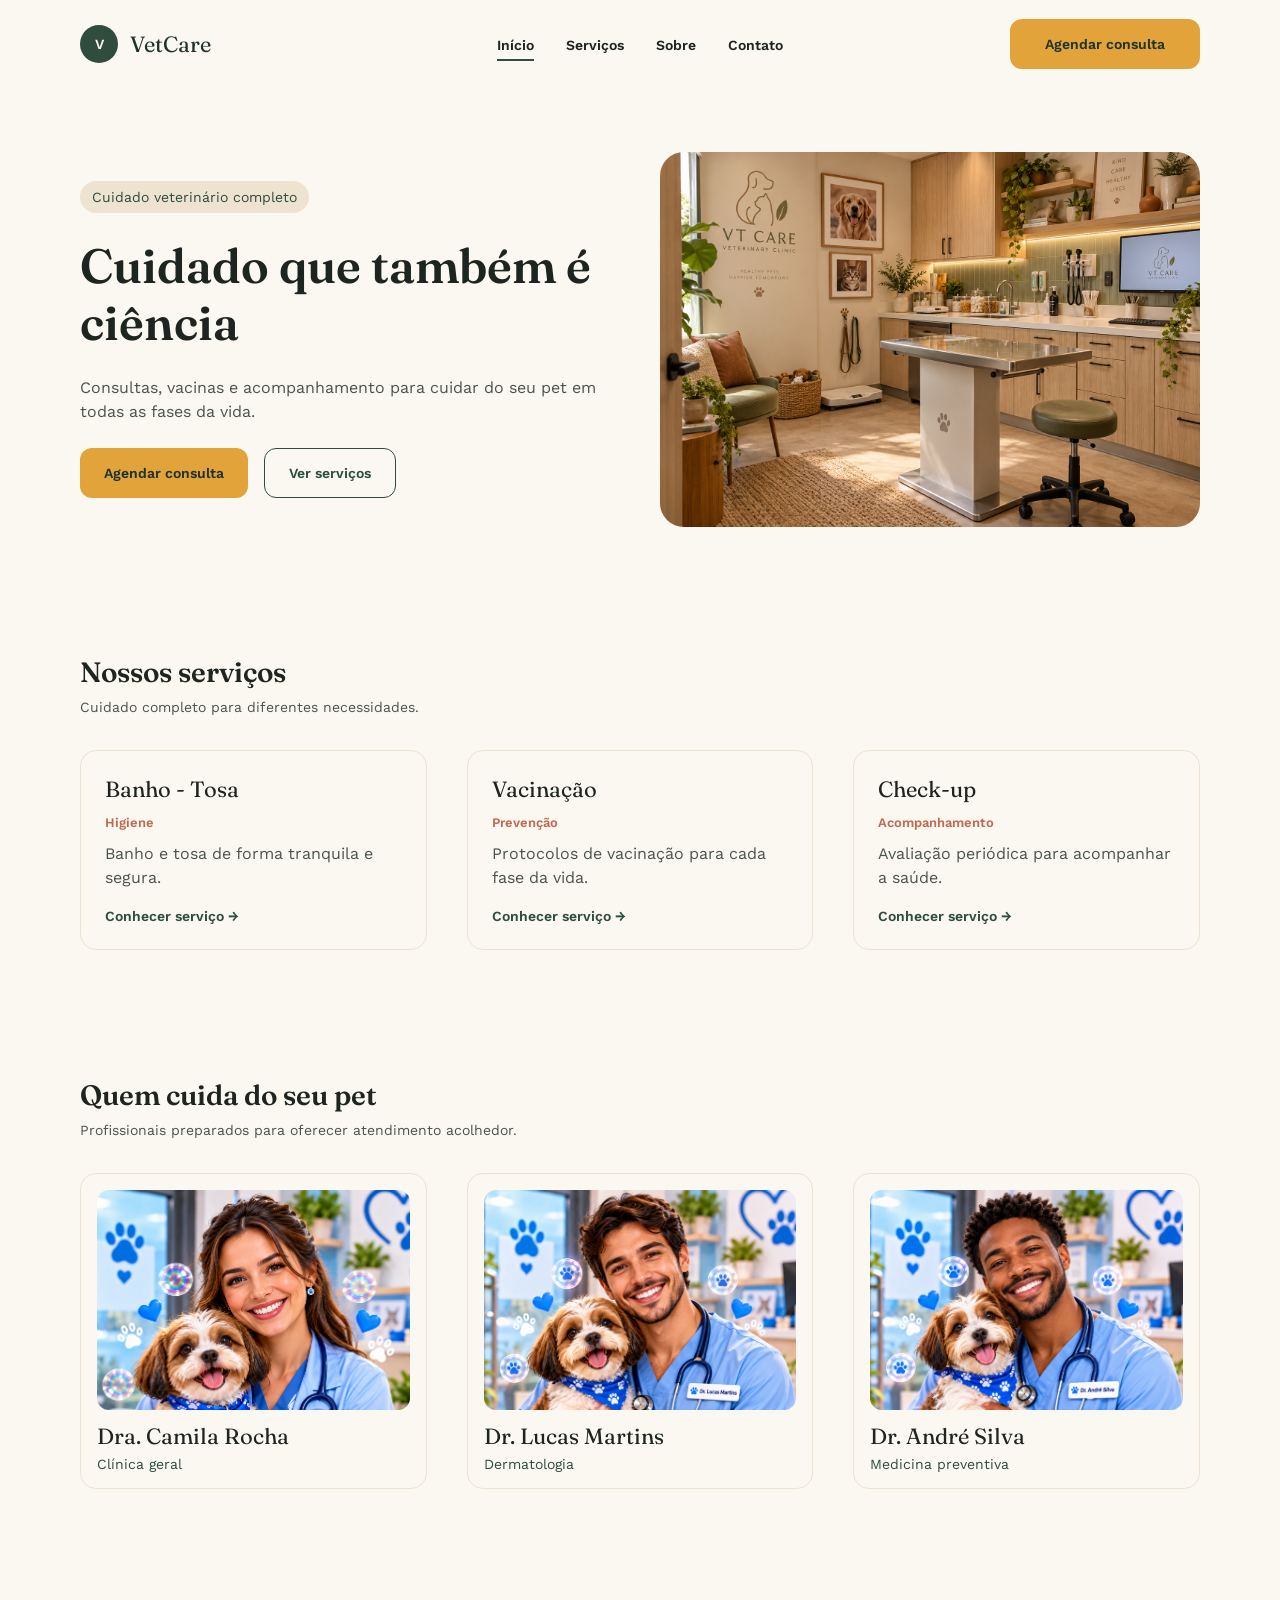
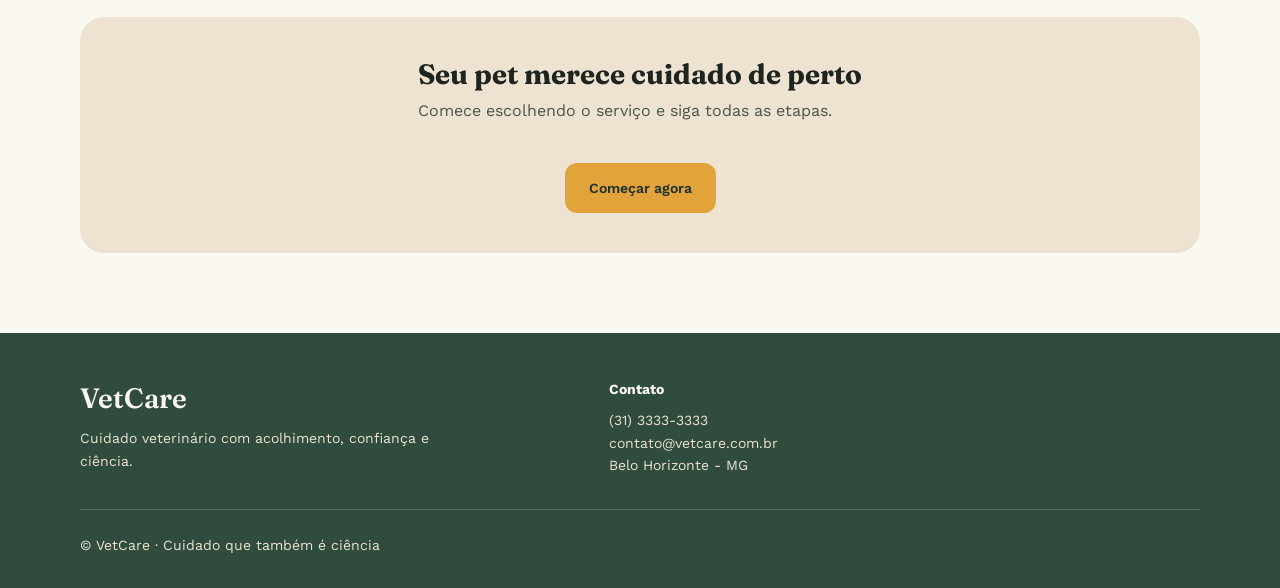
<file: index.html>
<!DOCTYPE html>
<html lang="pt-BR">
	<head>
		<meta charset="UTF-8">
		<meta name="viewport" content="width=device-width, initial-scale=1.0">
		<title>VetCare | Clínica Veterinária</title>
		<link rel="preconnect" href="https://fonts.googleapis.com">
		<link rel="preconnect" href="https://fonts.gstatic.com" crossorigin>
		<link href="https://fonts.googleapis.com/css2?family=Fraunces:opsz,wght@9..144,400;9..144,600&amp;family=Work+Sans:wght@400;600&amp;display=swap" rel="stylesheet">
		<link rel="stylesheet" href="./Styles/Style.css">
		<link rel="stylesheet" href="./Styles/Global.css">
		<link rel="stylesheet" href="./Styles/Home.css">
	</head>
	<body>
		<header class="cabecalho">
			<div class="cabecalho__conteudo">
				<a href="./index.html" class="logo">
					<span class="logo__simbolo">V</span>
					<span class="logo__nome">VetCare</span>
				</a>
				<input type="checkbox" id="menu-mobile" class="menu-mobile__controle">
				<label for="menu-mobile" class="menu-mobile__botao">
					<span></span>
					<span></span>
					<span></span>
				</label>
				<nav class="navegacao">
					<ul class="navegacao__lista">
						<li>
							<a href="./index.html" class="navegacao__link navegacao__link--ativo">Início</a>
						</li>
						<li>
							<a href="./Paginas/servicos.html" class="navegacao__link">Serviços</a>
						</li>
						<li>
							<a href="./Paginas/sobre.html" class="navegacao__link">Sobre</a>
						</li>
						<li>
							<a href="./Paginas/contato.html" class="navegacao__link">Contato</a>
						</li>
					</ul>
					<a href="./Paginas/servicos.html" class="botao botao--primario navegacao__cta">Agendar consulta</a>
				</nav>
				<a href="./Paginas/servicos.html" class="botao botao--primario cabecalho__cta">Agendar consulta</a>
			</div>
		</header>
		<main>
			<section class="hero">
				<div class="container hero__conteudo">
					<div class="hero__texto">
						<span class="badge">Cuidado veterinário completo</span>
						<h1>Cuidado que também é ciência</h1>
						<p>Consultas, vacinas e acompanhamento para cuidar do seu pet em todas as fases da vida.</p>
						<div class="hero__acoes">
							<a href="./Paginas/servicos.html" class="botao botao--primario">Agendar consulta</a>
							<a href="./Paginas/servicos.html" class="botao botao--secundario">Ver serviços</a>
						</div>
					</div>
					<figure class="hero__imagem">
						<img src="./Assets/clinica-dentro.png" alt="Interior da clínica VetCare">
					</figure>
				</div>
			</section>
			<section class="home-servicos">
				<div class="container">
					<header class="secao__cabecalho">
						<h2>Nossos serviços</h2>
						<p>Cuidado completo para diferentes necessidades.</p>
					</header>
					<div class="carrossel carrossel--servicos">
						<div class="carrossel__trilho">
							<article class="carrossel__slide">
								<img src="./Assets/banho-tosa.png" alt="Banho e tosa">
								<div>
									<span>Higiene</span>
									<h3>Banho - Tosa</h3>
								</div>
							</article>
							<article class="carrossel__slide">
								<img src="./Assets/vacinacao.png" alt="Vacinação">
								<div>
									<span>Prevenção</span>
									<h3>Vacinação</h3>
								</div>
							</article>
							<article class="carrossel__slide">
								<img src="./Assets/check-up.png" alt="Check-up">
								<div>
									<span>Acompanhamento</span>
									<h3>Check-up</h3>
								</div>
							</article>
							<article class="carrossel__slide">
								<img src="./Assets/banho-tosa.png" alt="Banho e tosa">
								<div>
									<span>Higiene</span>
									<h3>Banho - Tosa</h3>
								</div>
							</article>
						</div>
					</div>
					<div class="home-servicos__grade">
						<article class="card-servico">
							<h3>Banho - Tosa</h3>
							<span>Higiene</span>
							<p>Banho e tosa de forma tranquila e segura.</p>
							<a href="./Paginas/servicos.html">Conhecer serviço →</a>
						</article>
						<article class="card-servico">
							<h3>Vacinação</h3>
							<span>Prevenção</span>
							<p>Protocolos de vacinação para cada fase da vida.</p>
							<a href="./Paginas/servicos.html">Conhecer serviço →</a>
						</article>
						<article class="card-servico">
							<h3>Check-up</h3>
							<span>Acompanhamento</span>
							<p>Avaliação periódica para acompanhar a saúde.</p>
							<a href="./Paginas/servicos.html">Conhecer serviço →</a>
						</article>
					</div>
				</div>
			</section>
			<section class="home-profissionais">
				<div class="container">
					<header class="secao__cabecalho">
						<h2>Quem cuida do seu pet</h2>
						<p>Profissionais preparados para oferecer atendimento acolhedor.</p>
					</header>
					<div class="carrossel carrossel--profissionais">
						<div class="carrossel__trilho">
							<article class="carrossel__slide card-profissional">
								<img src="./Assets/dra-camila-rocha.png" alt="Dra. Camila Rocha">
								<div>
									<h3>Dra. Camila Rocha</h3>
									<p>Clínica geral</p>
								</div>
							</article>
							<article class="carrossel__slide card-profissional">
								<img src="./Assets/dr-lucas-martins.png" alt="Dr. Lucas Martins">
								<div>
									<h3>Dr. Lucas Martins</h3>
									<p>Dermatologia</p>
								</div>
							</article>
							<article class="carrossel__slide card-profissional">
								<img src="./Assets/dr-andre-silva.png" alt="Dr. André Silva">
								<div>
									<h3>Dr. André Silva</h3>
									<p>Medicina preventiva</p>
								</div>
							</article>
							<article class="carrossel__slide card-profissional">
								<img src="./Assets/dra-camila-rocha.png" alt="Dra. Camila Rocha">
								<div>
									<h3>Dra. Camila Rocha</h3>
									<p>Clínica geral</p>
								</div>
							</article>
						</div>
					</div>
					<div class="home-profissionais__grade">
						<article class="card-profissional">
							<img src="./Assets/dra-camila-rocha.png" alt="Dra. Camila Rocha">
							<div>
								<h3>Dra. Camila Rocha</h3>
								<p>Clínica geral</p>
							</div>
						</article>
						<article class="card-profissional">
							<img src="./Assets/dr-lucas-martins.png" alt="Dr. Lucas Martins">
							<div>
								<h3>Dr. Lucas Martins</h3>
								<p>Dermatologia</p>
							</div>
						</article>
						<article class="card-profissional">
							<img src="./Assets/dr-andre-silva.png" alt="Dr. André Silva">
							<div>
								<h3>Dr. André Silva</h3>
								<p>Medicina preventiva</p>
							</div>
						</article>
					</div>
				</div>
			</section>
			<section class="home-cta">
				<div class="container home-cta__conteudo">
					<div>
						<h2>Seu pet merece cuidado de perto</h2>
						<p>Comece escolhendo o serviço e siga todas as etapas.</p>
					</div>
					<a href="./Paginas/servicos.html" class="botao botao--primario">Começar agora</a>
				</div>
			</section>
		</main>
		<footer class="rodape">
			<div class="container rodape__conteudo">
				<section class="rodape__marca">
					<h2>VetCare</h2>
					<p>Cuidado veterinário com acolhimento, confiança e ciência.</p>
				</section>
				<section class="rodape__contato">
					<h3>Contato</h3>
					<address>
						<p>(31) 3333-3333</p>
						<p>contato@vetcare.com.br</p>
						<p>Belo Horizonte - MG</p>
					</address>
				</section>
			</div>
			<div class="container rodape__inferior">
				<p>© VetCare · Cuidado que também é ciência</p>
			</div>
		</footer>
	</body>
</html>
</file>
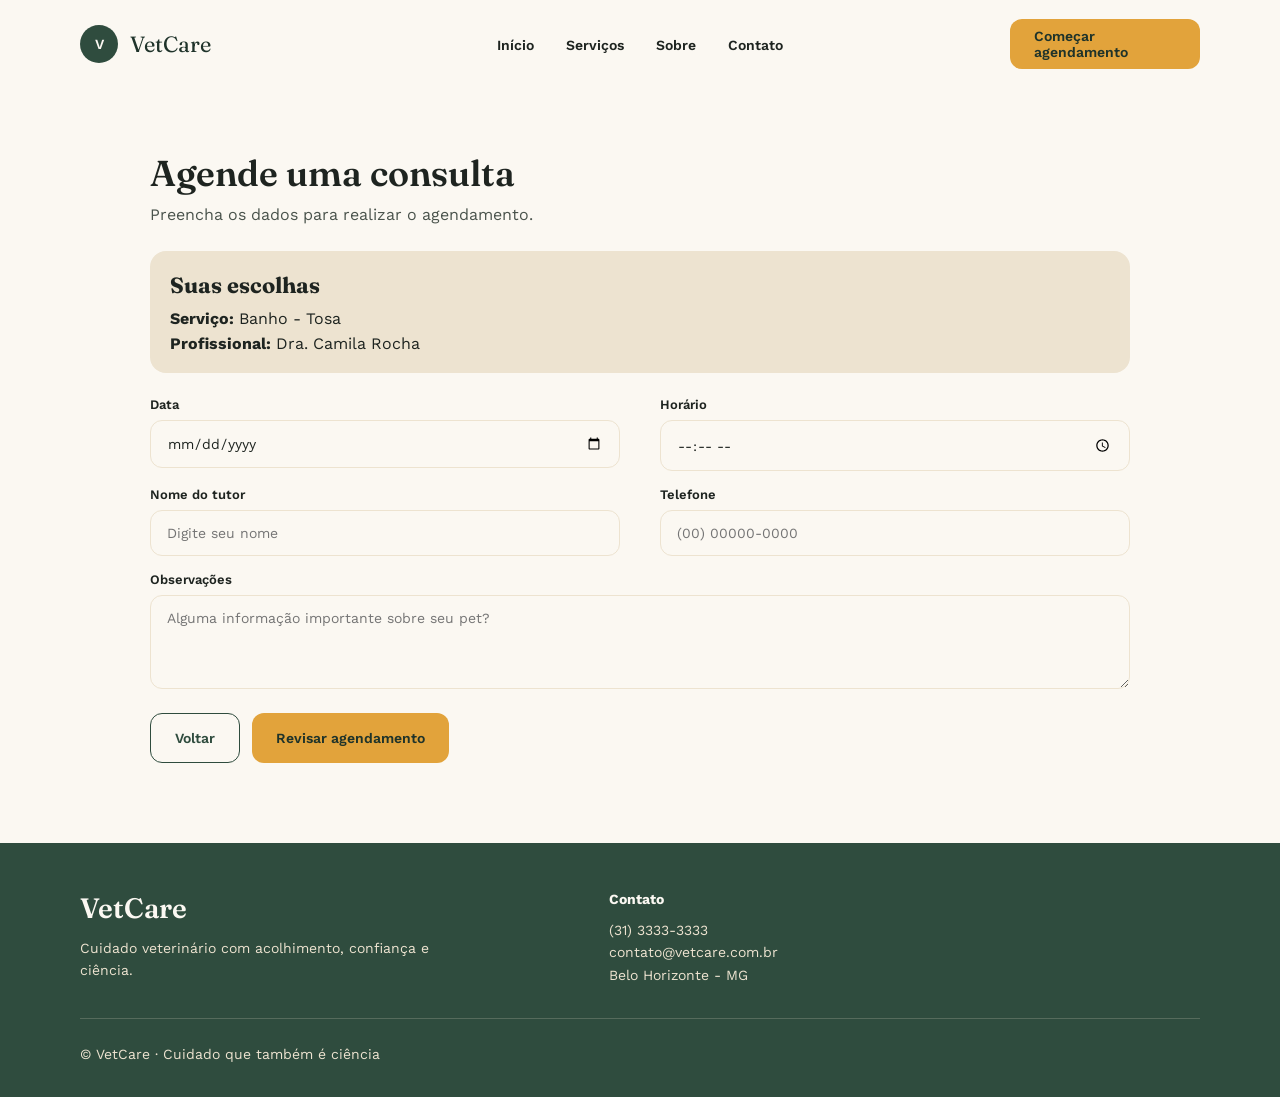
<file: Paginas/agendamento.html>
<!DOCTYPE html>
<html lang="pt-BR">
	<head>
		<meta charset="UTF-8">
		<meta name="viewport" content="width=device-width, initial-scale=1.0">
		<title>VetCare | Agendamento</title>
		<link rel="preconnect" href="https://fonts.googleapis.com">
		<link rel="preconnect" href="https://fonts.gstatic.com" crossorigin>
		<link href="https://fonts.googleapis.com/css2?family=Fraunces:opsz,wght@9..144,400;9..144,600&amp;family=Work+Sans:wght@400;600&amp;display=swap" rel="stylesheet">
		<link rel="stylesheet" href="../Styles/Style.css">
		<link rel="stylesheet" href="../Styles/Global.css">
		<link rel="stylesheet" href="../Styles/Agendamento.css">
	</head>
	<body class="pagina-agendamento">
		<header class="cabecalho">
			<div class="cabecalho__conteudo">
				<a href="../index.html" class="logo">
					<span class="logo__simbolo">V</span>
					<span class="logo__nome">VetCare</span>
				</a>
				<input type="checkbox" id="menu-mobile" class="menu-mobile__controle">
				<label for="menu-mobile" class="menu-mobile__botao">
					<span></span>
					<span></span>
					<span></span>
				</label>
				<nav class="navegacao">
					<ul class="navegacao__lista">
						<li>
							<a href="../index.html" class="navegacao__link">Início</a>
						</li>
						<li>
							<a href="./servicos.html" class="navegacao__link">Serviços</a>
						</li>
						<li>
							<a href="./sobre.html" class="navegacao__link">Sobre</a>
						</li>
						<li>
							<a href="./contato.html" class="navegacao__link">Contato</a>
						</li>
					</ul>
					<a href="./servicos.html" class="botao botao--primario navegacao__cta">Começar agendamento</a>
				</nav>
				<a href="./servicos.html" class="botao botao--primario cabecalho__cta">Começar agendamento</a>
			</div>
		</header>

		<main>
			<div class="container agendamento-conteudo">

				<!-- =====================================================
				     BANHO - TOSA + DRA. CAMILA ROCHA
				===================================================== -->

				<section id="banho-tosa--dra-camila-rocha" class="agendamento agendamento--padrao">
					<input type="checkbox" id="revisar-banho-tosa-dra-camila-rocha" class="agendamento__controle">

					<header class="pagina__cabecalho agendamento__cabecalho--normal">
						<h1>Agende uma consulta</h1>
						<p>Preencha os dados para realizar o agendamento.</p>
					</header>

					<header class="pagina__cabecalho agendamento__cabecalho--confirmacao">
						<h1>Confirmar agendamento</h1>
						<p>Confira todas as informações antes de confirmar.</p>
					</header>

					<article class="agendamento__escolhas">
						<h2>Suas escolhas</h2>
						<p>
							<strong>Serviço:</strong>
							Banho - Tosa
						</p>
						<p>
							<strong>Profissional:</strong>
							Dra. Camila Rocha
						</p>
					</article>

					<form class="agendamento__formulario">
						<div class="agendamento__linha">
							<label>
								Data
								<input type="date" required>
							</label>
							<label>
								Horário
								<input type="time" required>
							</label>
						</div>

						<div class="agendamento__linha">
							<label>
								Nome do tutor
								<input type="text" placeholder="Digite seu nome" required>
							</label>
							<label>
								Telefone
								<input type="tel" placeholder="(00) 00000-0000" required>
							</label>
						</div>

						<label>
							Observações
							<textarea rows="4" placeholder="Alguma informação importante sobre seu pet?"></textarea>
						</label>
					</form>

					<div class="agendamento__acoes agendamento__acoes--normal">
						<a href="./perfil-veterinario.html#banho-tosa--dra-camila-rocha" class="botao botao--secundario">Voltar</a>
						<label for="revisar-banho-tosa-dra-camila-rocha" class="botao botao--primario">Revisar agendamento</label>
					</div>

					<div class="agendamento__acoes agendamento__acoes--confirmacao">
						<label for="revisar-banho-tosa-dra-camila-rocha" class="botao botao--secundario">Editar dados</label>
						<a href="../index.html" class="botao botao--primario">
	                    Confirmar agendamento</a>
					</div>
				</section>


				<!-- =====================================================
				     BANHO - TOSA + DR. LUCAS MARTINS
				===================================================== -->

				<section id="banho-tosa--dr-lucas-martins" class="agendamento">
					<input type="checkbox" id="revisar-banho-tosa-dr-lucas-martins" class="agendamento__controle">

					<header class="pagina__cabecalho agendamento__cabecalho--normal">
						<h1>Agende uma consulta</h1>
						<p>Preencha os dados para realizar o agendamento.</p>
					</header>

					<header class="pagina__cabecalho agendamento__cabecalho--confirmacao">
						<h1>Confirmar agendamento</h1>
						<p>Confira todas as informações antes de confirmar.</p>
					</header>

					<article class="agendamento__escolhas">
						<h2>Suas escolhas</h2>
						<p>
							<strong>Serviço:</strong>
							Banho - Tosa
						</p>
						<p>
							<strong>Profissional:</strong>
							Dr. Lucas Martins
						</p>
					</article>

					<form class="agendamento__formulario">
						<div class="agendamento__linha">
							<label>
								Data
								<input type="date" required>
							</label>
							<label>
								Horário
								<input type="time" required>
							</label>
						</div>

						<div class="agendamento__linha">
							<label>
								Nome do tutor
								<input type="text" placeholder="Digite seu nome" required>
							</label>
							<label>
								Telefone
								<input type="tel" placeholder="(00) 00000-0000" required>
							</label>
						</div>

						<label>
							Observações
							<textarea rows="4" placeholder="Alguma informação importante sobre seu pet?"></textarea>
						</label>
					</form>

					<div class="agendamento__acoes agendamento__acoes--normal">
						<a href="./perfil-veterinario.html#banho-tosa--dr-lucas-martins" class="botao botao--secundario">Voltar</a>
						<label for="revisar-banho-tosa-dr-lucas-martins" class="botao botao--primario">Revisar agendamento</label>
					</div>

					<div class="agendamento__acoes agendamento__acoes--confirmacao">
						<label for="revisar-banho-tosa-dr-lucas-martins" class="botao botao--secundario">Editar dados</label>
						<a href="../index.html" class="botao botao--primario">
	                    Confirmar agendamento</a>
					</div>
				</section>


				<!-- =====================================================
				     BANHO - TOSA + DR. ANDRÉ SILVA
				===================================================== -->

				<section id="banho-tosa--dr-andre-silva" class="agendamento">
					<input type="checkbox" id="revisar-banho-tosa-dr-andre-silva" class="agendamento__controle">

					<header class="pagina__cabecalho agendamento__cabecalho--normal">
						<h1>Agende uma consulta</h1>
						<p>Preencha os dados para realizar o agendamento.</p>
					</header>

					<header class="pagina__cabecalho agendamento__cabecalho--confirmacao">
						<h1>Confirmar agendamento</h1>
						<p>Confira todas as informações antes de confirmar.</p>
					</header>

					<article class="agendamento__escolhas">
						<h2>Suas escolhas</h2>
						<p>
							<strong>Serviço:</strong>
							Banho - Tosa
						</p>
						<p>
							<strong>Profissional:</strong>
							Dr. André Silva
						</p>
					</article>

					<form class="agendamento__formulario">
						<div class="agendamento__linha">
							<label>
								Data
								<input type="date" required>
							</label>
							<label>
								Horário
								<input type="time" required>
							</label>
						</div>

						<div class="agendamento__linha">
							<label>
								Nome do tutor
								<input type="text" placeholder="Digite seu nome" required>
							</label>
							<label>
								Telefone
								<input type="tel" placeholder="(00) 00000-0000" required>
							</label>
						</div>

						<label>
							Observações
							<textarea rows="4" placeholder="Alguma informação importante sobre seu pet?"></textarea>
						</label>
					</form>

					<div class="agendamento__acoes agendamento__acoes--normal">
						<a href="./perfil-veterinario.html#banho-tosa--dr-andre-silva" class="botao botao--secundario">Voltar</a>
						<label for="revisar-banho-tosa-dr-andre-silva" class="botao botao--primario">Revisar agendamento</label>
					</div>

					<div class="agendamento__acoes agendamento__acoes--confirmacao">
						<label for="revisar-banho-tosa-dr-andre-silva" class="botao botao--secundario">Editar dados</label>
						<a href="../index.html" class="botao botao--primario">
	                    Confirmar agendamento</a>
					</div>
				</section>


				<!-- =====================================================
				     VACINAÇÃO + DRA. CAMILA ROCHA
				===================================================== -->

				<section id="vacinacao--dra-camila-rocha" class="agendamento">
					<input type="checkbox" id="revisar-vacinacao-dra-camila-rocha" class="agendamento__controle">

					<header class="pagina__cabecalho agendamento__cabecalho--normal">
						<h1>Agende uma consulta</h1>
						<p>Preencha os dados para realizar o agendamento.</p>
					</header>

					<header class="pagina__cabecalho agendamento__cabecalho--confirmacao">
						<h1>Confirmar agendamento</h1>
						<p>Confira todas as informações antes de confirmar.</p>
					</header>

					<article class="agendamento__escolhas">
						<h2>Suas escolhas</h2>
						<p>
							<strong>Serviço:</strong>
							Vacinação
						</p>
						<p>
							<strong>Profissional:</strong>
							Dra. Camila Rocha
						</p>
					</article>

					<form class="agendamento__formulario">
						<div class="agendamento__linha">
							<label>
								Data
								<input type="date" required>
							</label>
							<label>
								Horário
								<input type="time" required>
							</label>
						</div>

						<div class="agendamento__linha">
							<label>
								Nome do tutor
								<input type="text" placeholder="Digite seu nome" required>
							</label>
							<label>
								Telefone
								<input type="tel" placeholder="(00) 00000-0000" required>
							</label>
						</div>

						<label>
							Observações
							<textarea rows="4" placeholder="Alguma informação importante sobre seu pet?"></textarea>
						</label>
					</form>

					<div class="agendamento__acoes agendamento__acoes--normal">
						<a href="./perfil-veterinario.html#vacinacao--dra-camila-rocha" class="botao botao--secundario">Voltar</a>
						<label for="revisar-vacinacao-dra-camila-rocha" class="botao botao--primario">Revisar agendamento</label>
					</div>

					<div class="agendamento__acoes agendamento__acoes--confirmacao">
						<label for="revisar-vacinacao-dra-camila-rocha" class="botao botao--secundario">Editar dados</label>
						<a href="../index.html" class="botao botao--primario">
	                    Confirmar agendamento</a>
					</div>
				</section>


				<!-- =====================================================
				     VACINAÇÃO + DR. LUCAS MARTINS
				===================================================== -->

				<section id="vacinacao--dr-lucas-martins" class="agendamento">
					<input type="checkbox" id="revisar-vacinacao-dr-lucas-martins" class="agendamento__controle">

					<header class="pagina__cabecalho agendamento__cabecalho--normal">
						<h1>Agende uma consulta</h1>
						<p>Preencha os dados para realizar o agendamento.</p>
					</header>

					<header class="pagina__cabecalho agendamento__cabecalho--confirmacao">
						<h1>Confirmar agendamento</h1>
						<p>Confira todas as informações antes de confirmar.</p>
					</header>

					<article class="agendamento__escolhas">
						<h2>Suas escolhas</h2>
						<p>
							<strong>Serviço:</strong>
							Vacinação
						</p>
						<p>
							<strong>Profissional:</strong>
							Dr. Lucas Martins
						</p>
					</article>

					<form class="agendamento__formulario">
						<div class="agendamento__linha">
							<label>
								Data
								<input type="date" required>
							</label>
							<label>
								Horário
								<input type="time" required>
							</label>
						</div>

						<div class="agendamento__linha">
							<label>
								Nome do tutor
								<input type="text" placeholder="Digite seu nome" required>
							</label>
							<label>
								Telefone
								<input type="tel" placeholder="(00) 00000-0000" required>
							</label>
						</div>

						<label>
							Observações
							<textarea rows="4" placeholder="Alguma informação importante sobre seu pet?"></textarea>
						</label>
					</form>

					<div class="agendamento__acoes agendamento__acoes--normal">
						<a href="./perfil-veterinario.html#vacinacao--dr-lucas-martins" class="botao botao--secundario">Voltar</a>
						<label for="revisar-vacinacao-dr-lucas-martins" class="botao botao--primario">Revisar agendamento</label>
					</div>

					<div class="agendamento__acoes agendamento__acoes--confirmacao">
						<label for="revisar-vacinacao-dr-lucas-martins" class="botao botao--secundario">Editar dados</label>
						<a href="../index.html" class="botao botao--primario">
	                    Confirmar agendamento</a>
					</div>
				</section>


				<!-- =====================================================
				     VACINAÇÃO + DR. ANDRÉ SILVA
				===================================================== -->

				<section id="vacinacao--dr-andre-silva" class="agendamento">
					<input type="checkbox" id="revisar-vacinacao-dr-andre-silva" class="agendamento__controle">

					<header class="pagina__cabecalho agendamento__cabecalho--normal">
						<h1>Agende uma consulta</h1>
						<p>Preencha os dados para realizar o agendamento.</p>
					</header>

					<header class="pagina__cabecalho agendamento__cabecalho--confirmacao">
						<h1>Confirmar agendamento</h1>
						<p>Confira todas as informações antes de confirmar.</p>
					</header>

					<article class="agendamento__escolhas">
						<h2>Suas escolhas</h2>
						<p>
							<strong>Serviço:</strong>
							Vacinação
						</p>
						<p>
							<strong>Profissional:</strong>
							Dr. André Silva
						</p>
					</article>

					<form class="agendamento__formulario">
						<div class="agendamento__linha">
							<label>
								Data
								<input type="date" required>
							</label>
							<label>
								Horário
								<input type="time" required>
							</label>
						</div>

						<div class="agendamento__linha">
							<label>
								Nome do tutor
								<input type="text" placeholder="Digite seu nome" required>
							</label>
							<label>
								Telefone
								<input type="tel" placeholder="(00) 00000-0000" required>
							</label>
						</div>

						<label>
							Observações
							<textarea rows="4" placeholder="Alguma informação importante sobre seu pet?"></textarea>
						</label>
					</form>

					<div class="agendamento__acoes agendamento__acoes--normal">
						<a href="./perfil-veterinario.html#vacinacao--dr-andre-silva" class="botao botao--secundario">Voltar</a>
						<label for="revisar-vacinacao-dr-andre-silva" class="botao botao--primario">Revisar agendamento</label>
					</div>

					<div class="agendamento__acoes agendamento__acoes--confirmacao">
						<label for="revisar-vacinacao-dr-andre-silva" class="botao botao--secundario">Editar dados</label>
						<a href="../index.html" class="botao botao--primario">
	                    Confirmar agendamento</a>
					</div>
				</section>


				<!-- =====================================================
				     CHECK-UP + DRA. CAMILA ROCHA
				===================================================== -->

				<section id="check-up--dra-camila-rocha" class="agendamento">
					<input type="checkbox" id="revisar-check-up-dra-camila-rocha" class="agendamento__controle">

					<header class="pagina__cabecalho agendamento__cabecalho--normal">
						<h1>Agende uma consulta</h1>
						<p>Preencha os dados para realizar o agendamento.</p>
					</header>

					<header class="pagina__cabecalho agendamento__cabecalho--confirmacao">
						<h1>Confirmar agendamento</h1>
						<p>Confira todas as informações antes de confirmar.</p>
					</header>

					<article class="agendamento__escolhas">
						<h2>Suas escolhas</h2>
						<p>
							<strong>Serviço:</strong>
							Check-up
						</p>
						<p>
							<strong>Profissional:</strong>
							Dra. Camila Rocha
						</p>
					</article>

					<form class="agendamento__formulario">
						<div class="agendamento__linha">
							<label>
								Data
								<input type="date" required>
							</label>
							<label>
								Horário
								<input type="time" required>
							</label>
						</div>

						<div class="agendamento__linha">
							<label>
								Nome do tutor
								<input type="text" placeholder="Digite seu nome" required>
							</label>
							<label>
								Telefone
								<input type="tel" placeholder="(00) 00000-0000" required>
							</label>
						</div>

						<label>
							Observações
							<textarea rows="4" placeholder="Alguma informação importante sobre seu pet?"></textarea>
						</label>
					</form>

					<div class="agendamento__acoes agendamento__acoes--normal">
						<a href="./perfil-veterinario.html#check-up--dra-camila-rocha" class="botao botao--secundario">Voltar</a>
						<label for="revisar-check-up-dra-camila-rocha" class="botao botao--primario">Revisar agendamento</label>
					</div>

					<div class="agendamento__acoes agendamento__acoes--confirmacao">
						<label for="revisar-check-up-dra-camila-rocha" class="botao botao--secundario">Editar dados</label>
						<a href="../index.html" class="botao botao--primario">
	                    Confirmar agendamento</a>
					</div>
				</section>


				<!-- =====================================================
				     CHECK-UP + DR. LUCAS MARTINS
				===================================================== -->

				<section id="check-up--dr-lucas-martins" class="agendamento">
					<input type="checkbox" id="revisar-check-up-dr-lucas-martins" class="agendamento__controle">

					<header class="pagina__cabecalho agendamento__cabecalho--normal">
						<h1>Agende uma consulta</h1>
						<p>Preencha os dados para realizar o agendamento.</p>
					</header>

					<header class="pagina__cabecalho agendamento__cabecalho--confirmacao">
						<h1>Confirmar agendamento</h1>
						<p>Confira todas as informações antes de confirmar.</p>
					</header>

					<article class="agendamento__escolhas">
						<h2>Suas escolhas</h2>
						<p>
							<strong>Serviço:</strong>
							Check-up
						</p>
						<p>
							<strong>Profissional:</strong>
							Dr. Lucas Martins
						</p>
					</article>

					<form class="agendamento__formulario">
						<div class="agendamento__linha">
							<label>
								Data
								<input type="date" required>
							</label>
							<label>
								Horário
								<input type="time" required>
							</label>
						</div>

						<div class="agendamento__linha">
							<label>
								Nome do tutor
								<input type="text" placeholder="Digite seu nome" required>
							</label>
							<label>
								Telefone
								<input type="tel" placeholder="(00) 00000-0000" required>
							</label>
						</div>

						<label>
							Observações
							<textarea rows="4" placeholder="Alguma informação importante sobre seu pet?"></textarea>
						</label>
					</form>

					<div class="agendamento__acoes agendamento__acoes--normal">
						<a href="./perfil-veterinario.html#check-up--dr-lucas-martins" class="botao botao--secundario">Voltar</a>
						<label for="revisar-check-up-dr-lucas-martins" class="botao botao--primario">Revisar agendamento</label>
					</div>

					<div class="agendamento__acoes agendamento__acoes--confirmacao">
						<label for="revisar-check-up-dr-lucas-martins" class="botao botao--secundario">Editar dados</label>
						<a href="../index.html" class="botao botao--primario">
	                    Confirmar agendamento</a>
					</div>
				</section>


				<!-- =====================================================
				     CHECK-UP + DR. ANDRÉ SILVA
				===================================================== -->

				<section id="check-up--dr-andre-silva" class="agendamento">
					<input type="checkbox" id="revisar-check-up-dr-andre-silva" class="agendamento__controle">

					<header class="pagina__cabecalho agendamento__cabecalho--normal">
						<h1>Agende uma consulta</h1>
						<p>Preencha os dados para realizar o agendamento.</p>
					</header>

					<header class="pagina__cabecalho agendamento__cabecalho--confirmacao">
						<h1>Confirmar agendamento</h1>
						<p>Confira todas as informações antes de confirmar.</p>
					</header>

					<article class="agendamento__escolhas">
						<h2>Suas escolhas</h2>
						<p>
							<strong>Serviço:</strong>
							Check-up
						</p>
						<p>
							<strong>Profissional:</strong>
							Dr. André Silva
						</p>
					</article>

					<form class="agendamento__formulario">
						<div class="agendamento__linha">
							<label>
								Data
								<input type="date" required>
							</label>
							<label>
								Horário
								<input type="time" required>
							</label>
						</div>

						<div class="agendamento__linha">
							<label>
								Nome do tutor
								<input type="text" placeholder="Digite seu nome" required>
							</label>
							<label>
								Telefone
								<input type="tel" placeholder="(00) 00000-0000" required>
							</label>
						</div>

						<label>
							Observações
							<textarea rows="4" placeholder="Alguma informação importante sobre seu pet?"></textarea>
						</label>
					</form>

					<div class="agendamento__acoes agendamento__acoes--normal">
						<a href="./perfil-veterinario.html#check-up--dr-andre-silva" class="botao botao--secundario">Voltar</a>
						<label for="revisar-check-up-dr-andre-silva" class="botao botao--primario">Revisar agendamento</label>
					</div>

					<div class="agendamento__acoes agendamento__acoes--confirmacao">
						<label for="revisar-check-up-dr-andre-silva" class="botao botao--secundario">Editar dados</label>
						<a href="../index.html" class="botao botao--primario">
	                    Confirmar agendamento</a>
					</div>
				</section>

			</div>
		</main>

		<footer class="rodape">
			<div class="container rodape__conteudo">
				<section class="rodape__marca">
					<h2>VetCare</h2>
					<p>Cuidado veterinário com acolhimento, confiança e ciência.</p>
				</section>

				<section class="rodape__contato">
					<h3>Contato</h3>
					<address>
						<p>(31) 3333-3333</p>
						<p>contato@vetcare.com.br</p>
						<p>Belo Horizonte - MG</p>
					</address>
				</section>
			</div>

			<div class="container rodape__inferior">
				<p>© VetCare · Cuidado que também é ciência</p>
			</div>
		</footer>
	</body>
</html>
</file>
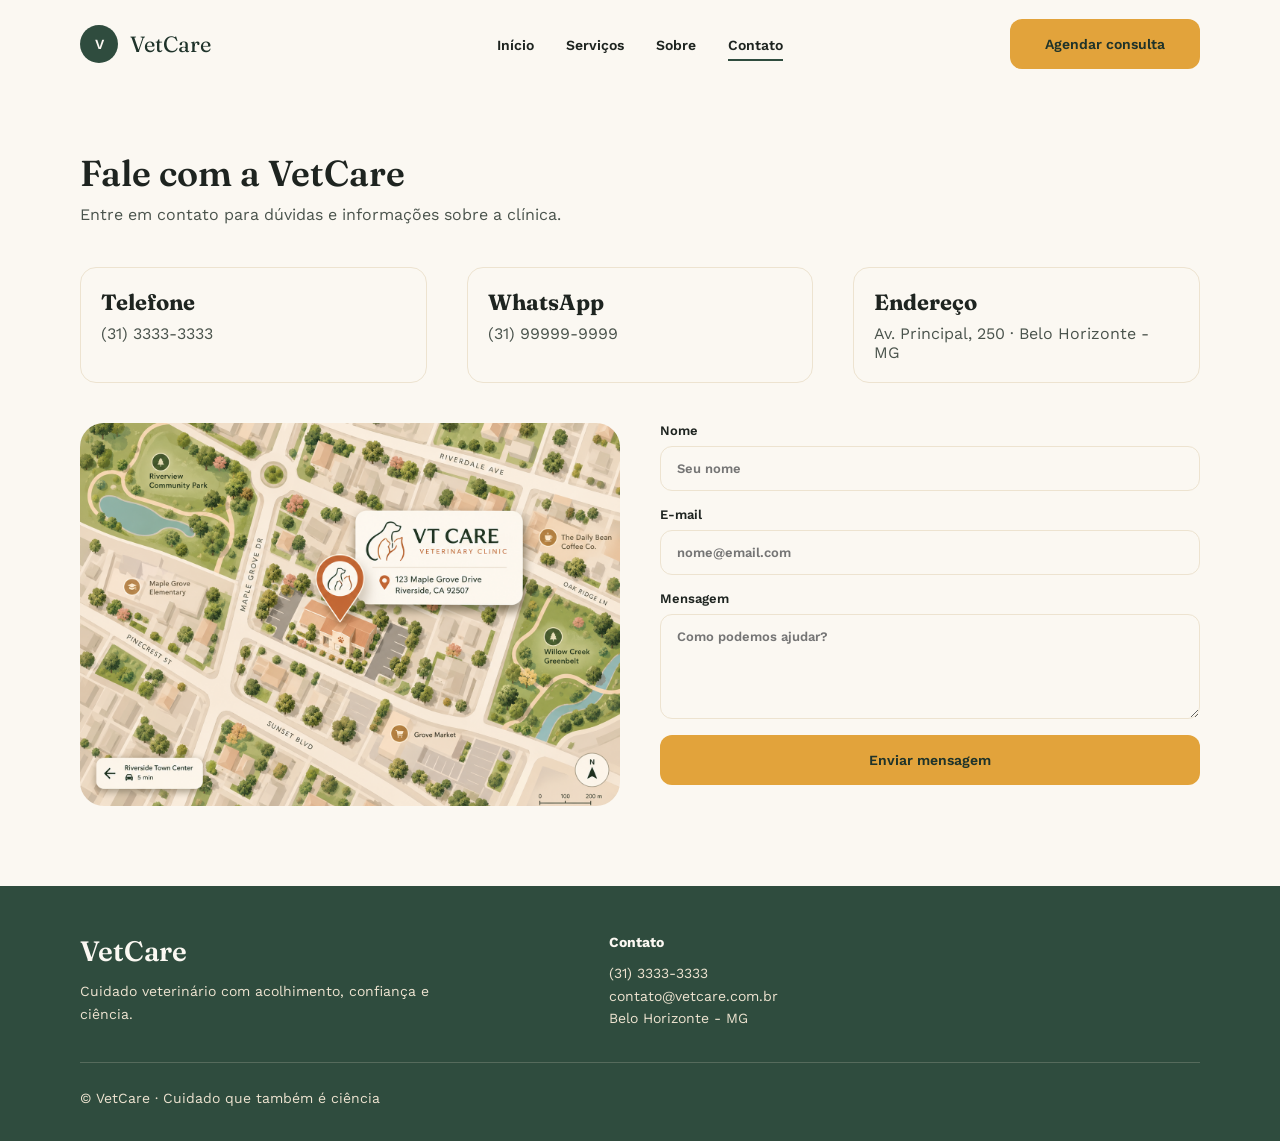
<file: Paginas/contato.html>
<!DOCTYPE html>
<html lang="pt-BR">
	<head>
		<meta charset="UTF-8">
		<meta name="viewport" content="width=device-width, initial-scale=1.0">
		<title>VetCare | Contato</title>
		<link rel="preconnect" href="https://fonts.googleapis.com">
		<link rel="preconnect" href="https://fonts.gstatic.com" crossorigin>
		<link href="https://fonts.googleapis.com/css2?family=Fraunces:opsz,wght@9..144,400;9..144,600&amp;family=Work+Sans:wght@400;600&amp;display=swap" rel="stylesheet">
		<link rel="stylesheet" href="../Styles/Style.css">
		<link rel="stylesheet" href="../Styles/Global.css">
		<link rel="stylesheet" href="../Styles/Contato.css">
	</head>
	<body>
		<header class="cabecalho">
			<div class="cabecalho__conteudo">
				<a href="../index.html" class="logo">
					<span class="logo__simbolo">V</span>
					<span class="logo__nome">VetCare</span>
				</a>
				<input type="checkbox" id="menu-mobile" class="menu-mobile__controle">
				<label for="menu-mobile" class="menu-mobile__botao">
					<span></span>
					<span></span>
					<span></span>
				</label>
				<nav class="navegacao">
					<ul class="navegacao__lista">
						<li>
							<a href="../index.html" class="navegacao__link">Início</a>
						</li>
						<li>
							<a href="./servicos.html" class="navegacao__link">Serviços</a>
						</li>
						<li>
							<a href="./sobre.html" class="navegacao__link">Sobre</a>
						</li>
						<li>
							<a href="./contato.html" class="navegacao__link navegacao__link--ativo">Contato</a>
						</li>
					</ul>
					<a href="./servicos.html" class="botao botao--primario navegacao__cta">Agendar consulta</a>
				</nav>
				<a href="./servicos.html" class="botao botao--primario cabecalho__cta">Agendar consulta</a>
			</div>
		</header>
		<main class="pagina-contato">
			<section class="container contato-conteudo">
				<header class="pagina__cabecalho">
					<h1>Fale com a VetCare</h1>
					<p>Entre em contato para dúvidas e informações sobre a clínica.</p>
				</header>
				<div class="contato-informacoes">
					<article>
						<h2>Telefone</h2>
						<p>(31) 3333-3333</p>
					</article>
					<article>
						<h2>WhatsApp</h2>
						<p>(31) 99999-9999</p>
					</article>
					<article>
						<h2>Endereço</h2>
						<p>Av. Principal, 250 · Belo Horizonte - MG</p>
					</article>
				</div>
				<div class="contato-principal">
					<figure>
						<img src="../Assets/mapa-vetcare.png" alt="Mapa ilustrado da localização da VetCare">
					</figure>
					<form>
						<label>
							Nome
							<input type="text" placeholder="Seu nome">
						</label>
						<label>
							E-mail
							<input type="email" placeholder="nome@email.com">
						</label>
						<label>
							Mensagem
							<textarea rows="5" placeholder="Como podemos ajudar?"></textarea>
						</label>
						<button type="submit" class="botao botao--primario">Enviar mensagem</button>
					</form>
				</div>
			</section>
		</main>
		<footer class="rodape">
			<div class="container rodape__conteudo">
				<section class="rodape__marca">
					<h2>VetCare</h2>
					<p>Cuidado veterinário com acolhimento, confiança e ciência.</p>
				</section>
				<section class="rodape__contato">
					<h3>Contato</h3>
					<address>
						<p>(31) 3333-3333</p>
						<p>contato@vetcare.com.br</p>
						<p>Belo Horizonte - MG</p>
					</address>
				</section>
			</div>
			<div class="container rodape__inferior">
				<p>© VetCare · Cuidado que também é ciência</p>
			</div>
		</footer>
	</body>
</html>
</file>
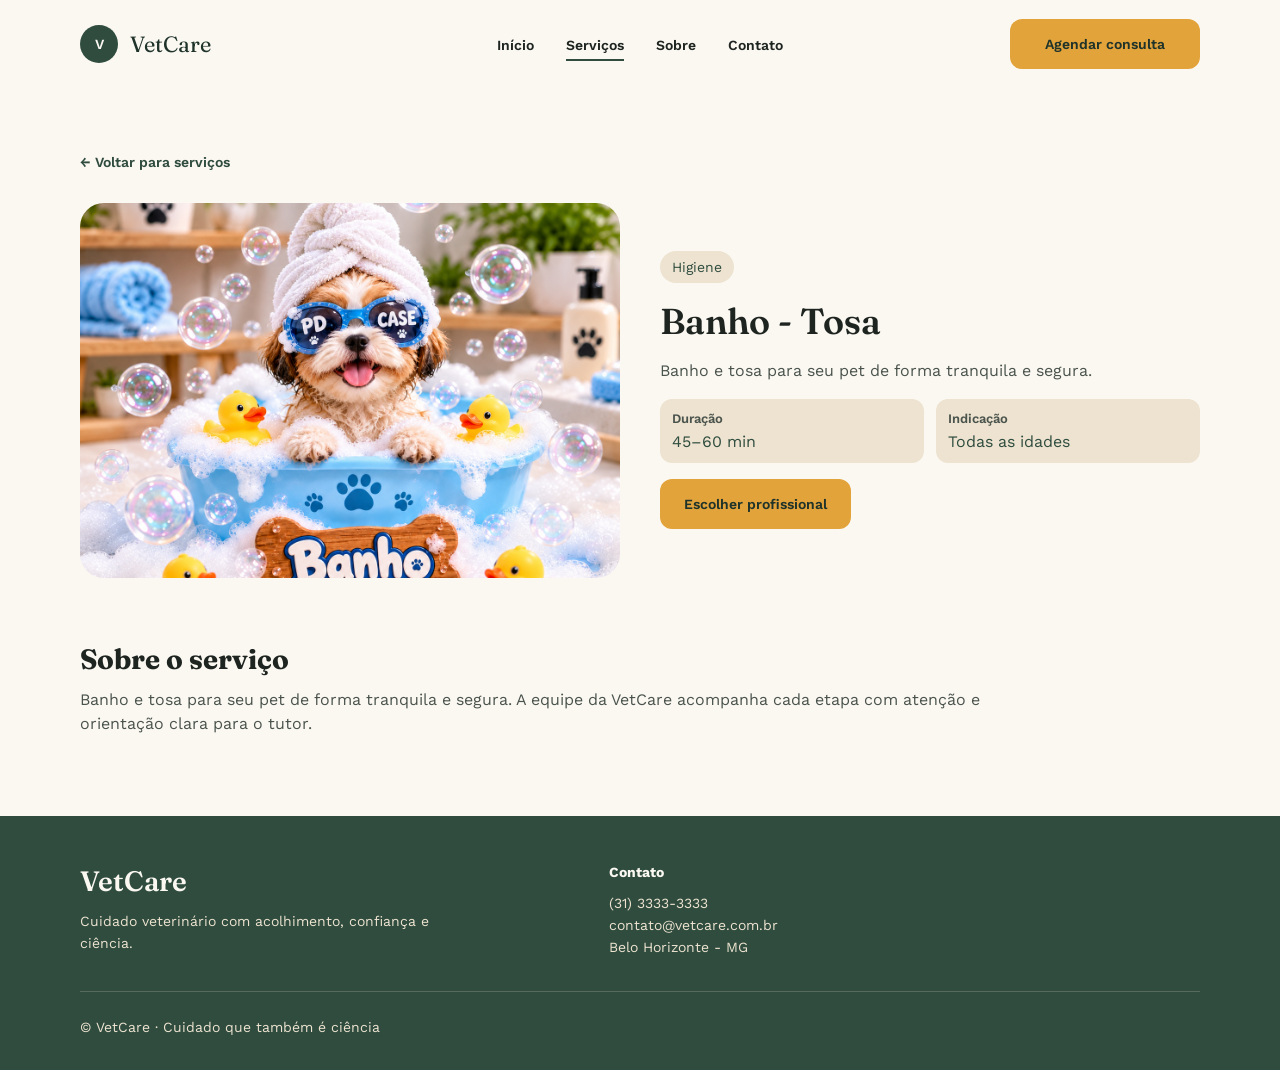
<file: Paginas/detalhes-servico.html>
<!DOCTYPE html>
<html lang="pt-BR">
	<head>
		<meta charset="UTF-8">
		<meta name="viewport" content="width=device-width, initial-scale=1.0">
		<title>VetCare | Detalhes do serviço</title>
		<link rel="preconnect" href="https://fonts.googleapis.com">
		<link rel="preconnect" href="https://fonts.gstatic.com" crossorigin>
		<link href="https://fonts.googleapis.com/css2?family=Fraunces:opsz,wght@9..144,400;9..144,600&amp;family=Work+Sans:wght@400;600&amp;display=swap" rel="stylesheet">
		<link rel="stylesheet" href="../Styles/Style.css">
		<link rel="stylesheet" href="../Styles/Global.css">
		<link rel="stylesheet" href="../Styles/DetalhesServico.css">
	</head>
	<body class="pagina-detalhes">
		<header class="cabecalho">
			<div class="cabecalho__conteudo">
				<a href="../index.html" class="logo">
					<span class="logo__simbolo">V</span>
					<span class="logo__nome">VetCare</span>
				</a>
				<input type="checkbox" id="menu-mobile" class="menu-mobile__controle">
				<label for="menu-mobile" class="menu-mobile__botao">
					<span></span>
					<span></span>
					<span></span>
				</label>
				<nav class="navegacao">
					<ul class="navegacao__lista">
						<li>
							<a href="../index.html" class="navegacao__link">Início</a>
						</li>
						<li>
							<a href="./servicos.html" class="navegacao__link navegacao__link--ativo">Serviços</a>
						</li>
						<li>
							<a href="./sobre.html" class="navegacao__link">Sobre</a>
						</li>
						<li>
							<a href="./contato.html" class="navegacao__link">Contato</a>
						</li>
					</ul>
					<a href="./servicos.html" class="botao botao--primario navegacao__cta">Agendar consulta</a>
				</nav>
				<a href="./servicos.html" class="botao botao--primario cabecalho__cta">Agendar consulta</a>
			</div>
		</header>
		<main>
			<div class="container detalhes-conteudo">
				<section id="banho-tosa" class="detalhe detalhe--padrao">
					<a href="./servicos.html" class="link-voltar">← Voltar para serviços</a>
					<div class="detalhe__topo">
						<figure>
							<img src="../Assets/banho-tosa.png" alt="Banho - Tosa">
						</figure>
						<div class="detalhe__texto">
							<span class="badge">Higiene</span>
							<h1>Banho - Tosa</h1>
							<p>Banho e tosa para seu pet de forma tranquila e segura.</p>
							<div class="detalhe__informacoes">
								<article>
									<span>Duração</span>
									<strong>45–60 min</strong>
								</article>
								<article>
									<span>Indicação</span>
									<strong>Todas as idades</strong>
								</article>
							</div>
							<a href="./veterinarios.html#banho-tosa" class="botao botao--primario">Escolher profissional</a>
						</div>
					</div>
					<section class="detalhe__descricao">
						<h2>Sobre o serviço</h2>
						<p>Banho e tosa para seu pet de forma tranquila e segura. A equipe da VetCare acompanha cada etapa com atenção e orientação clara para o tutor.</p>
					</section>
				</section>
				<section id="vacinacao" class="detalhe">
					<a href="./servicos.html" class="link-voltar">← Voltar para serviços</a>
					<div class="detalhe__topo">
						<figure>
							<img src="../Assets/vacinacao.png" alt="Vacinação">
						</figure>
						<div class="detalhe__texto">
							<span class="badge">Prevenção</span>
							<h1>Vacinação</h1>
							<p>Protocolos de vacinação para cada fase da vida do seu pet.</p>
							<div class="detalhe__informacoes">
								<article>
									<span>Duração</span>
									<strong>20–30 min</strong>
								</article>
								<article>
									<span>Indicação</span>
									<strong>Todas as idades</strong>
								</article>
							</div>
							<a href="./veterinarios.html#vacinacao" class="botao botao--primario">Escolher profissional</a>
						</div>
					</div>
					<section class="detalhe__descricao">
						<h2>Sobre o serviço</h2>
						<p>Protocolos de vacinação para cada fase da vida do seu pet. A equipe da VetCare acompanha cada etapa com atenção e orientação clara para o tutor.</p>
					</section>
				</section>
				<section id="check-up" class="detalhe">
					<a href="./servicos.html" class="link-voltar">← Voltar para serviços</a>
					<div class="detalhe__topo">
						<figure>
							<img src="../Assets/check-up.png" alt="Check-up">
						</figure>
						<div class="detalhe__texto">
							<span class="badge">Acompanhamento</span>
							<h1>Check-up</h1>
							<p>Avaliação periódica para acompanhar a saúde do animal.</p>
							<div class="detalhe__informacoes">
								<article>
									<span>Duração</span>
									<strong>45–60 min</strong>
								</article>
								<article>
									<span>Indicação</span>
									<strong>Todas as idades</strong>
								</article>
							</div>
							<a href="./veterinarios.html#check-up" class="botao botao--primario">Escolher profissional</a>
						</div>
					</div>
					<section class="detalhe__descricao">
						<h2>Sobre o serviço</h2>
						<p>Avaliação periódica para acompanhar a saúde do animal. A equipe da VetCare acompanha cada etapa com atenção e orientação clara para o tutor.</p>
					</section>
				</section>
			</div>
		</main>
		<footer class="rodape">
			<div class="container rodape__conteudo">
				<section class="rodape__marca">
					<h2>VetCare</h2>
					<p>Cuidado veterinário com acolhimento, confiança e ciência.</p>
				</section>
				<section class="rodape__contato">
					<h3>Contato</h3>
					<address>
						<p>(31) 3333-3333</p>
						<p>contato@vetcare.com.br</p>
						<p>Belo Horizonte - MG</p>
					</address>
				</section>
			</div>
			<div class="container rodape__inferior">
				<p>© VetCare · Cuidado que também é ciência</p>
			</div>
		</footer>
	</body>
</html>
</file>
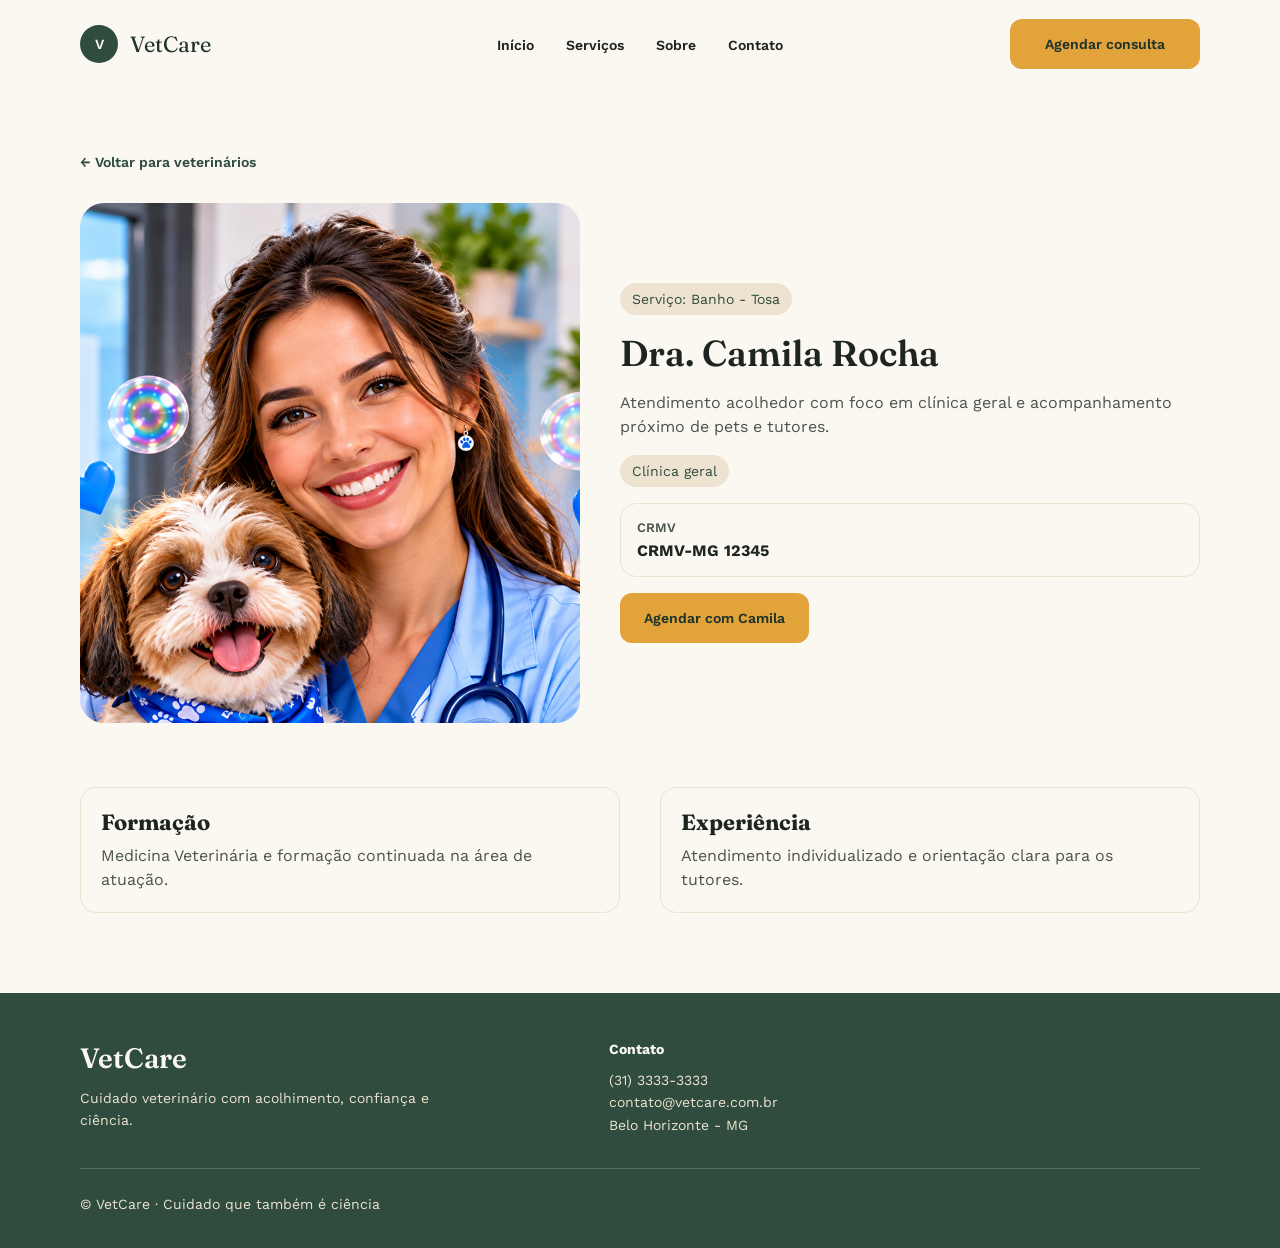
<file: Paginas/perfil-veterinario.html>
<!DOCTYPE html>
<html lang="pt-BR">
	<head>
		<meta charset="UTF-8">
		<meta name="viewport" content="width=device-width, initial-scale=1.0">
		<title>VetCare | Perfil do veterinário</title>
		<link rel="preconnect" href="https://fonts.googleapis.com">
		<link rel="preconnect" href="https://fonts.gstatic.com" crossorigin>
		<link href="https://fonts.googleapis.com/css2?family=Fraunces:opsz,wght@9..144,400;9..144,600&amp;family=Work+Sans:wght@400;600&amp;display=swap" rel="stylesheet">
		<link rel="stylesheet" href="../Styles/Style.css">
		<link rel="stylesheet" href="../Styles/Global.css">
		<link rel="stylesheet" href="../Styles/PerfilVeterinario.css">
	</head>
	<body class="pagina-perfil">
		<header class="cabecalho">
			<div class="cabecalho__conteudo">
				<a href="../index.html" class="logo">
					<span class="logo__simbolo">V</span>
					<span class="logo__nome">VetCare</span>
				</a>
				<input type="checkbox" id="menu-mobile" class="menu-mobile__controle">
				<label for="menu-mobile" class="menu-mobile__botao">
					<span></span>
					<span></span>
					<span></span>
				</label>
				<nav class="navegacao">
					<ul class="navegacao__lista">
						<li>
							<a href="../index.html" class="navegacao__link">Início</a>
						</li>
						<li>
							<a href="./servicos.html" class="navegacao__link">Serviços</a>
						</li>
						<li>
							<a href="./sobre.html" class="navegacao__link">Sobre</a>
						</li>
						<li>
							<a href="./contato.html" class="navegacao__link">Contato</a>
						</li>
					</ul>
					<a href="./servicos.html" class="botao botao--primario navegacao__cta">Agendar consulta</a>
				</nav>
				<a href="./servicos.html" class="botao botao--primario cabecalho__cta">Agendar consulta</a>
			</div>
		</header>
		<main>
			<div class="container perfil-conteudo">
				<section id="banho-tosa--dra-camila-rocha" class="perfil perfil--padrao">
					<a href="./veterinarios.html#banho-tosa" class="link-voltar">← Voltar para veterinários</a>
					<div class="perfil__topo">
						<figure>
							<img src="../Assets/dra-camila-rocha.png" alt="Dra. Camila Rocha">
						</figure>
						<div class="perfil__texto">
							<span class="badge">Serviço: Banho - Tosa</span>
							<h1>Dra. Camila Rocha</h1>
							<p>Atendimento acolhedor com foco em clínica geral e acompanhamento próximo de pets e tutores.</p>
							<span class="badge">Clínica geral</span>
							<article class="perfil__crmv">
								<span>CRMV</span>
								<strong>CRMV-MG 12345</strong>
							</article>
							<a href="./agendamento.html#banho-tosa--dra-camila-rocha" class="botao botao--primario">Agendar com Camila</a>
						</div>
					</div>
					<div class="perfil__detalhes">
						<article>
							<h2>Formação</h2>
							<p>Medicina Veterinária e formação continuada na área de atuação.</p>
						</article>
						<article>
							<h2>Experiência</h2>
							<p>Atendimento individualizado e orientação clara para os tutores.</p>
						</article>
					</div>
				</section>
				<section id="banho-tosa--dr-lucas-martins" class="perfil">
					<a href="./veterinarios.html#banho-tosa" class="link-voltar">← Voltar para veterinários</a>
					<div class="perfil__topo">
						<figure>
							<img src="../Assets/dr-lucas-martins.png" alt="Dr. Lucas Martins">
						</figure>
						<div class="perfil__texto">
							<span class="badge">Serviço: Banho - Tosa</span>
							<h1>Dr. Lucas Martins</h1>
							<p>Atuação em dermatologia veterinária, acompanhando pele, pelos e alergias com atenção individualizada.</p>
							<span class="badge">Dermatologia</span>
							<article class="perfil__crmv">
								<span>CRMV</span>
								<strong>CRMV-MG 23456</strong>
							</article>
							<a href="./agendamento.html#banho-tosa--dr-lucas-martins" class="botao botao--primario">Agendar com Lucas</a>
						</div>
					</div>
					<div class="perfil__detalhes">
						<article>
							<h2>Formação</h2>
							<p>Medicina Veterinária e formação continuada na área de atuação.</p>
						</article>
						<article>
							<h2>Experiência</h2>
							<p>Atendimento individualizado e orientação clara para os tutores.</p>
						</article>
					</div>
				</section>
				<section id="banho-tosa--dr-andre-silva" class="perfil">
					<a href="./veterinarios.html#banho-tosa" class="link-voltar">← Voltar para veterinários</a>
					<div class="perfil__topo">
						<figure>
							<img src="../Assets/dr-andre-silva.png" alt="Dr. André Silva">
						</figure>
						<div class="perfil__texto">
							<span class="badge">Serviço: Banho - Tosa</span>
							<h1>Dr. André Silva</h1>
							<p>Atuação em medicina preventiva, check-ups e orientação para manter a saúde dos pets em dia.</p>
							<span class="badge">Medicina preventiva</span>
							<article class="perfil__crmv">
								<span>CRMV</span>
								<strong>CRMV-MG 34567</strong>
							</article>
							<a href="./agendamento.html#banho-tosa--dr-andre-silva" class="botao botao--primario">Agendar com André</a>
						</div>
					</div>
					<div class="perfil__detalhes">
						<article>
							<h2>Formação</h2>
							<p>Medicina Veterinária e formação continuada na área de atuação.</p>
						</article>
						<article>
							<h2>Experiência</h2>
							<p>Atendimento individualizado e orientação clara para os tutores.</p>
						</article>
					</div>
				</section>
				<section id="vacinacao--dra-camila-rocha" class="perfil">
					<a href="./veterinarios.html#vacinacao" class="link-voltar">← Voltar para veterinários</a>
					<div class="perfil__topo">
						<figure>
							<img src="../Assets/dra-camila-rocha.png" alt="Dra. Camila Rocha">
						</figure>
						<div class="perfil__texto">
							<span class="badge">Serviço: Vacinação</span>
							<h1>Dra. Camila Rocha</h1>
							<p>Atendimento acolhedor com foco em clínica geral e acompanhamento próximo de pets e tutores.</p>
							<span class="badge">Clínica geral</span>
							<article class="perfil__crmv">
								<span>CRMV</span>
								<strong>CRMV-MG 12345</strong>
							</article>
							<a href="./agendamento.html#vacinacao--dra-camila-rocha" class="botao botao--primario">Agendar com Camila</a>
						</div>
					</div>
					<div class="perfil__detalhes">
						<article>
							<h2>Formação</h2>
							<p>Medicina Veterinária e formação continuada na área de atuação.</p>
						</article>
						<article>
							<h2>Experiência</h2>
							<p>Atendimento individualizado e orientação clara para os tutores.</p>
						</article>
					</div>
				</section>
				<section id="vacinacao--dr-lucas-martins" class="perfil">
					<a href="./veterinarios.html#vacinacao" class="link-voltar">← Voltar para veterinários</a>
					<div class="perfil__topo">
						<figure>
							<img src="../Assets/dr-lucas-martins.png" alt="Dr. Lucas Martins">
						</figure>
						<div class="perfil__texto">
							<span class="badge">Serviço: Vacinação</span>
							<h1>Dr. Lucas Martins</h1>
							<p>Atuação em dermatologia veterinária, acompanhando pele, pelos e alergias com atenção individualizada.</p>
							<span class="badge">Dermatologia</span>
							<article class="perfil__crmv">
								<span>CRMV</span>
								<strong>CRMV-MG 23456</strong>
							</article>
							<a href="./agendamento.html#vacinacao--dr-lucas-martins" class="botao botao--primario">Agendar com Lucas</a>
						</div>
					</div>
					<div class="perfil__detalhes">
						<article>
							<h2>Formação</h2>
							<p>Medicina Veterinária e formação continuada na área de atuação.</p>
						</article>
						<article>
							<h2>Experiência</h2>
							<p>Atendimento individualizado e orientação clara para os tutores.</p>
						</article>
					</div>
				</section>
				<section id="vacinacao--dr-andre-silva" class="perfil">
					<a href="./veterinarios.html#vacinacao" class="link-voltar">← Voltar para veterinários</a>
					<div class="perfil__topo">
						<figure>
							<img src="../Assets/dr-andre-silva.png" alt="Dr. André Silva">
						</figure>
						<div class="perfil__texto">
							<span class="badge">Serviço: Vacinação</span>
							<h1>Dr. André Silva</h1>
							<p>Atuação em medicina preventiva, check-ups e orientação para manter a saúde dos pets em dia.</p>
							<span class="badge">Medicina preventiva</span>
							<article class="perfil__crmv">
								<span>CRMV</span>
								<strong>CRMV-MG 34567</strong>
							</article>
							<a href="./agendamento.html#vacinacao--dr-andre-silva" class="botao botao--primario">Agendar com André</a>
						</div>
					</div>
					<div class="perfil__detalhes">
						<article>
							<h2>Formação</h2>
							<p>Medicina Veterinária e formação continuada na área de atuação.</p>
						</article>
						<article>
							<h2>Experiência</h2>
							<p>Atendimento individualizado e orientação clara para os tutores.</p>
						</article>
					</div>
				</section>
				<section id="check-up--dra-camila-rocha" class="perfil">
					<a href="./veterinarios.html#check-up" class="link-voltar">← Voltar para veterinários</a>
					<div class="perfil__topo">
						<figure>
							<img src="../Assets/dra-camila-rocha.png" alt="Dra. Camila Rocha">
						</figure>
						<div class="perfil__texto">
							<span class="badge">Serviço: Check-up</span>
							<h1>Dra. Camila Rocha</h1>
							<p>Atendimento acolhedor com foco em clínica geral e acompanhamento próximo de pets e tutores.</p>
							<span class="badge">Clínica geral</span>
							<article class="perfil__crmv">
								<span>CRMV</span>
								<strong>CRMV-MG 12345</strong>
							</article>
							<a href="./agendamento.html#check-up--dra-camila-rocha" class="botao botao--primario">Agendar com Camila</a>
						</div>
					</div>
					<div class="perfil__detalhes">
						<article>
							<h2>Formação</h2>
							<p>Medicina Veterinária e formação continuada na área de atuação.</p>
						</article>
						<article>
							<h2>Experiência</h2>
							<p>Atendimento individualizado e orientação clara para os tutores.</p>
						</article>
					</div>
				</section>
				<section id="check-up--dr-lucas-martins" class="perfil">
					<a href="./veterinarios.html#check-up" class="link-voltar">← Voltar para veterinários</a>
					<div class="perfil__topo">
						<figure>
							<img src="../Assets/dr-lucas-martins.png" alt="Dr. Lucas Martins">
						</figure>
						<div class="perfil__texto">
							<span class="badge">Serviço: Check-up</span>
							<h1>Dr. Lucas Martins</h1>
							<p>Atuação em dermatologia veterinária, acompanhando pele, pelos e alergias com atenção individualizada.</p>
							<span class="badge">Dermatologia</span>
							<article class="perfil__crmv">
								<span>CRMV</span>
								<strong>CRMV-MG 23456</strong>
							</article>
							<a href="./agendamento.html#check-up--dr-lucas-martins" class="botao botao--primario">Agendar com Lucas</a>
						</div>
					</div>
					<div class="perfil__detalhes">
						<article>
							<h2>Formação</h2>
							<p>Medicina Veterinária e formação continuada na área de atuação.</p>
						</article>
						<article>
							<h2>Experiência</h2>
							<p>Atendimento individualizado e orientação clara para os tutores.</p>
						</article>
					</div>
				</section>
				<section id="check-up--dr-andre-silva" class="perfil">
					<a href="./veterinarios.html#check-up" class="link-voltar">← Voltar para veterinários</a>
					<div class="perfil__topo">
						<figure>
							<img src="../Assets/dr-andre-silva.png" alt="Dr. André Silva">
						</figure>
						<div class="perfil__texto">
							<span class="badge">Serviço: Check-up</span>
							<h1>Dr. André Silva</h1>
							<p>Atuação em medicina preventiva, check-ups e orientação para manter a saúde dos pets em dia.</p>
							<span class="badge">Medicina preventiva</span>
							<article class="perfil__crmv">
								<span>CRMV</span>
								<strong>CRMV-MG 34567</strong>
							</article>
							<a href="./agendamento.html#check-up--dr-andre-silva" class="botao botao--primario">Agendar com André</a>
						</div>
					</div>
					<div class="perfil__detalhes">
						<article>
							<h2>Formação</h2>
							<p>Medicina Veterinária e formação continuada na área de atuação.</p>
						</article>
						<article>
							<h2>Experiência</h2>
							<p>Atendimento individualizado e orientação clara para os tutores.</p>
						</article>
					</div>
				</section>
			</div>
		</main>
		<footer class="rodape">
			<div class="container rodape__conteudo">
				<section class="rodape__marca">
					<h2>VetCare</h2>
					<p>Cuidado veterinário com acolhimento, confiança e ciência.</p>
				</section>
				<section class="rodape__contato">
					<h3>Contato</h3>
					<address>
						<p>(31) 3333-3333</p>
						<p>contato@vetcare.com.br</p>
						<p>Belo Horizonte - MG</p>
					</address>
				</section>
			</div>
			<div class="container rodape__inferior">
				<p>© VetCare · Cuidado que também é ciência</p>
			</div>
		</footer>
	</body>
</html>
</file>
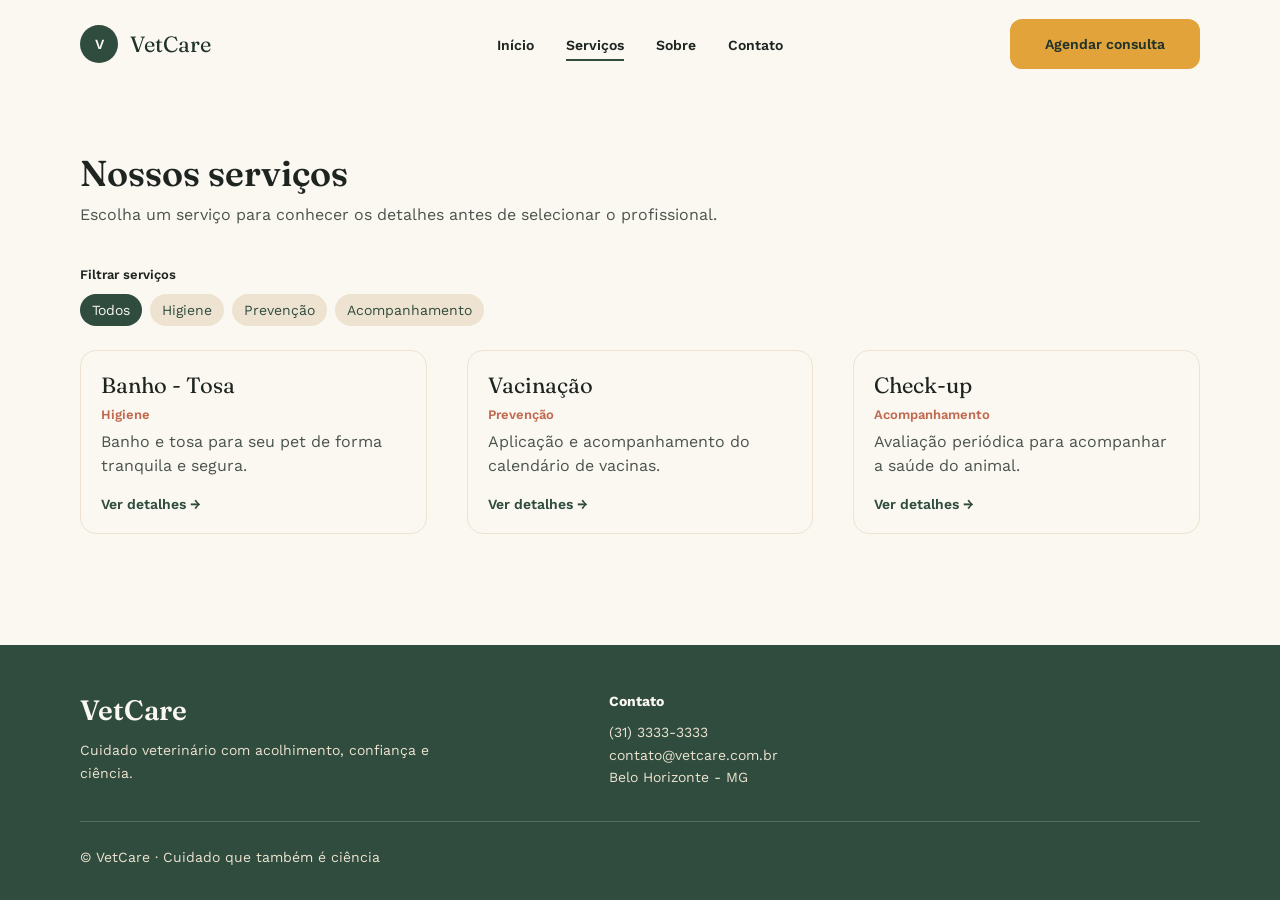
<file: Paginas/servicos.html>
<!DOCTYPE html>
<html lang="pt-BR">
	<head>
		<meta charset="UTF-8">
		<meta name="viewport" content="width=device-width, initial-scale=1.0">
		<title>VetCare | Serviços</title>
		<link rel="preconnect" href="https://fonts.googleapis.com">
		<link rel="preconnect" href="https://fonts.gstatic.com" crossorigin>
		<link href="https://fonts.googleapis.com/css2?family=Fraunces:opsz,wght@9..144,400;9..144,600&amp;family=Work+Sans:wght@400;600&amp;display=swap" rel="stylesheet">
		<link rel="stylesheet" href="../Styles/Style.css">
		<link rel="stylesheet" href="../Styles/Global.css">
		<link rel="stylesheet" href="../Styles/Servicos.css">
	</head>
	<body>
		<header class="cabecalho">
			<div class="cabecalho__conteudo">
				<a href="../index.html" class="logo">
					<span class="logo__simbolo">V</span>
					<span class="logo__nome">VetCare</span>
				</a>
				<input type="checkbox" id="menu-mobile" class="menu-mobile__controle">
				<label for="menu-mobile" class="menu-mobile__botao">
					<span></span>
					<span></span>
					<span></span>
				</label>
				<nav class="navegacao">
					<ul class="navegacao__lista">
						<li>
							<a href="../index.html" class="navegacao__link">Início</a>
						</li>
						<li>
							<a href="./servicos.html" class="navegacao__link navegacao__link--ativo">Serviços</a>
						</li>
						<li>
							<a href="./sobre.html" class="navegacao__link">Sobre</a>
						</li>
						<li>
							<a href="./contato.html" class="navegacao__link">Contato</a>
						</li>
					</ul>
					<a href="./servicos.html" class="botao botao--primario navegacao__cta">Agendar consulta</a>
				</nav>
				<a href="./servicos.html" class="botao botao--primario cabecalho__cta">Agendar consulta</a>
			</div>
		</header>
		<main class="pagina-servicos">
			<section class="container servicos-conteudo">
				<header class="pagina__cabecalho">
					<h1>Nossos serviços</h1>
					<p>Escolha um serviço para conhecer os detalhes antes de selecionar o profissional.</p>
				</header>
				<fieldset class="filtro-servicos">
					<legend>Filtrar serviços</legend>
					<input type="radio" name="filtro-servico" id="todos" checked>
					<input type="radio" name="filtro-servico" id="higiene">
					<input type="radio" name="filtro-servico" id="prevencao">
					<input type="radio" name="filtro-servico" id="acompanhamento">
					<div class="filtros">
						<label for="todos">Todos</label>
						<label for="higiene">Higiene</label>
						<label for="prevencao">Prevenção</label>
						<label for="acompanhamento">Acompanhamento</label>
					</div>
					<div class="servicos-lista">
						<article class="servico-card servico-card--higiene">
							<div>
								<h2>Banho - Tosa</h2>
								<span>Higiene</span>
								<p>Banho e tosa para seu pet de forma tranquila e segura.</p>
								<a href="./detalhes-servico.html#banho-tosa">Ver detalhes →</a>
							</div>
						</article>
						<article class="servico-card servico-card--prevencao">
							<div>
								<h2>Vacinação</h2>
								<span>Prevenção</span>
								<p>Aplicação e acompanhamento do calendário de vacinas.</p>
								<a href="./detalhes-servico.html#vacinacao">Ver detalhes →</a>
							</div>
						</article>
						<article class="servico-card servico-card--acompanhamento">
							<div>
								<h2>Check-up</h2>
								<span>Acompanhamento</span>
								<p>Avaliação periódica para acompanhar a saúde do animal.</p>
								<a href="./detalhes-servico.html#check-up">Ver detalhes →</a>
							</div>
						</article>
					</div>
				</fieldset>
			</section>
		</main>
		<footer class="rodape">
			<div class="container rodape__conteudo">
				<section class="rodape__marca">
					<h2>VetCare</h2>
					<p>Cuidado veterinário com acolhimento, confiança e ciência.</p>
				</section>
				<section class="rodape__contato">
					<h3>Contato</h3>
					<address>
						<p>(31) 3333-3333</p>
						<p>contato@vetcare.com.br</p>
						<p>Belo Horizonte - MG</p>
					</address>
				</section>
			</div>
			<div class="container rodape__inferior">
				<p>© VetCare · Cuidado que também é ciência</p>
			</div>
		</footer>
	</body>
</html>
</file>
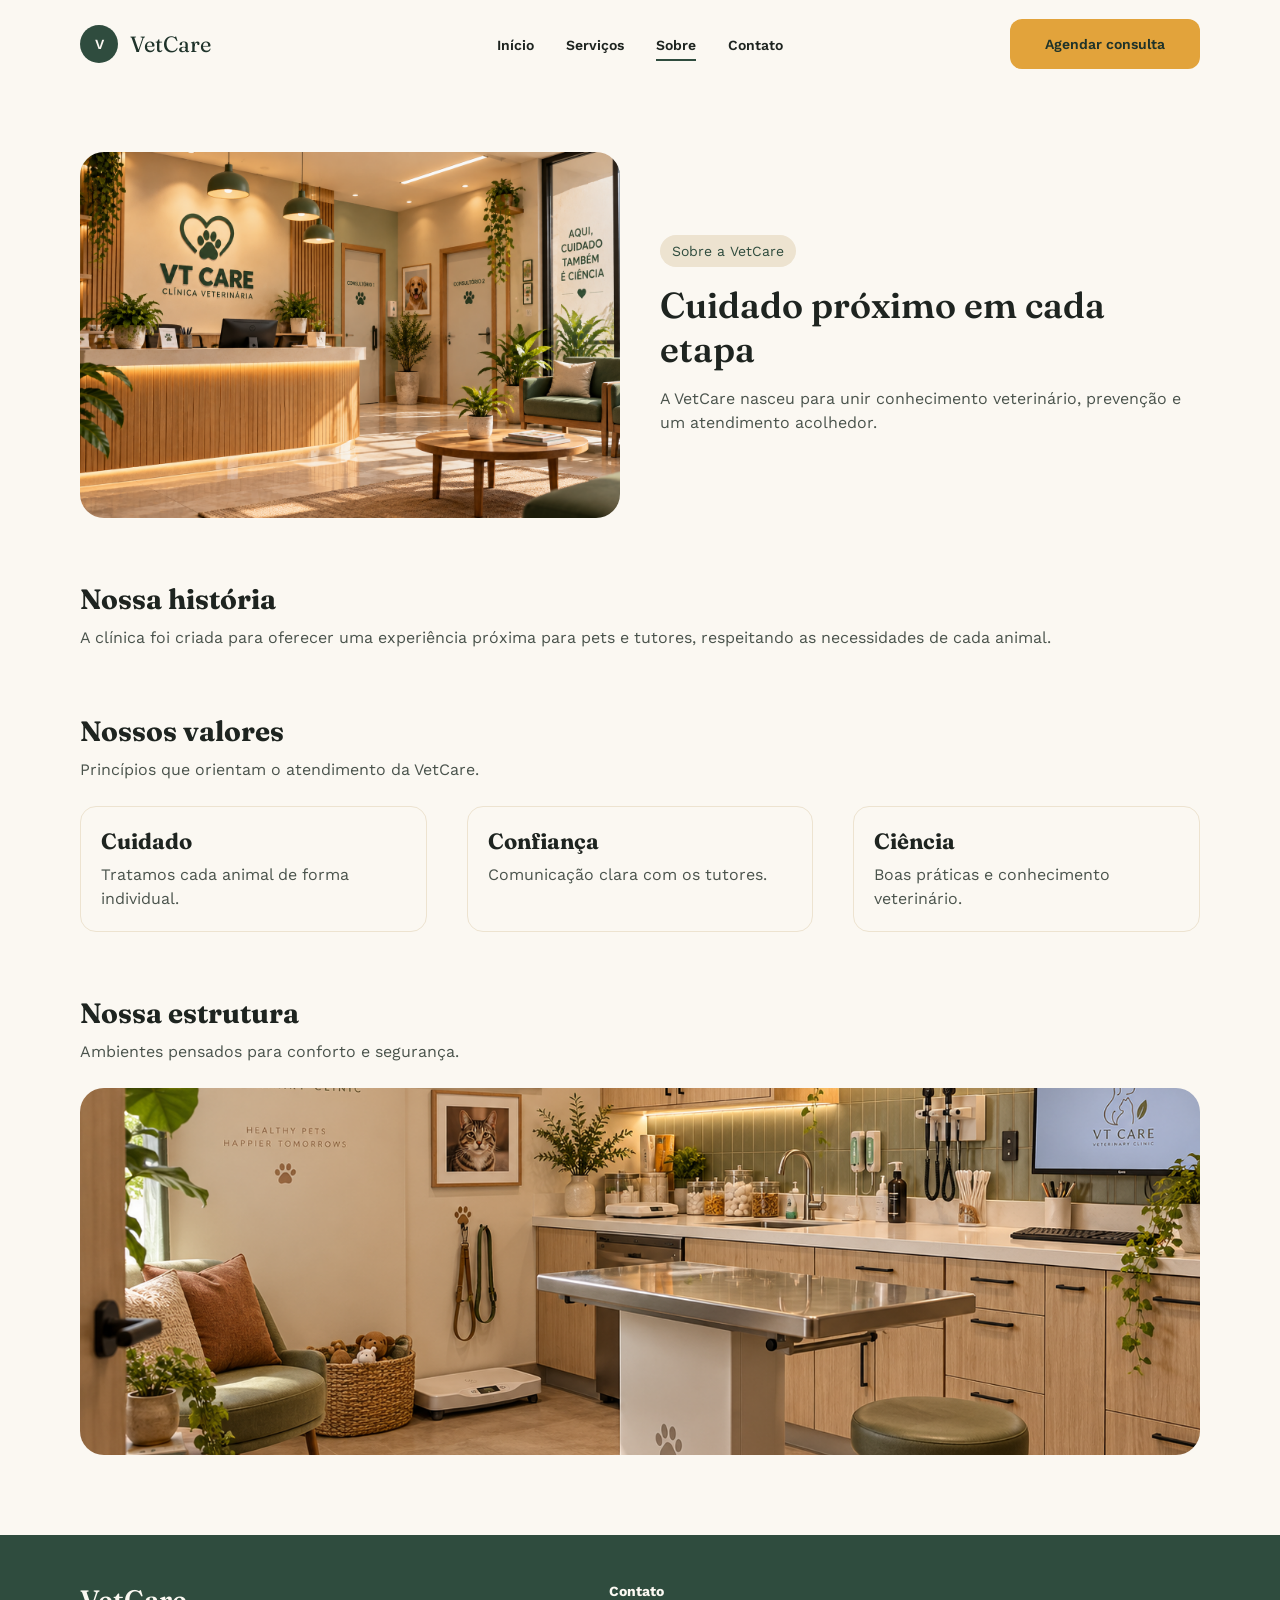
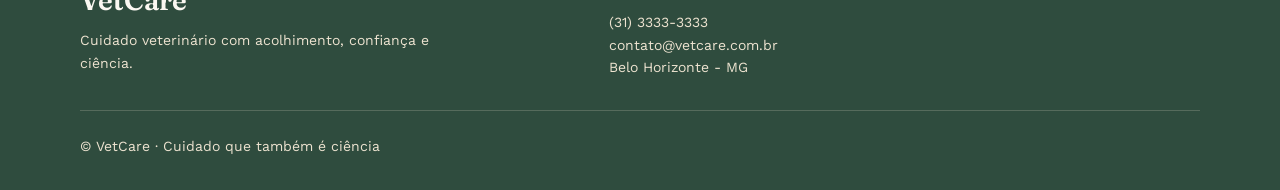
<file: Paginas/sobre.html>
<!DOCTYPE html>
<html lang="pt-BR">
	<head>
		<meta charset="UTF-8">
		<meta name="viewport" content="width=device-width, initial-scale=1.0">
		<title>VetCare | Sobre</title>
		<link rel="preconnect" href="https://fonts.googleapis.com">
		<link rel="preconnect" href="https://fonts.gstatic.com" crossorigin>
		<link href="https://fonts.googleapis.com/css2?family=Fraunces:opsz,wght@9..144,400;9..144,600&amp;family=Work+Sans:wght@400;600&amp;display=swap" rel="stylesheet">
		<link rel="stylesheet" href="../Styles/Style.css">
		<link rel="stylesheet" href="../Styles/Global.css">
		<link rel="stylesheet" href="../Styles/Sobre.css">
	</head>
	<body>
		<header class="cabecalho">
			<div class="cabecalho__conteudo">
				<a href="../index.html" class="logo">
					<span class="logo__simbolo">V</span>
					<span class="logo__nome">VetCare</span>
				</a>
				<input type="checkbox" id="menu-mobile" class="menu-mobile__controle">
				<label for="menu-mobile" class="menu-mobile__botao">
					<span></span>
					<span></span>
					<span></span>
				</label>
				<nav class="navegacao">
					<ul class="navegacao__lista">
						<li>
							<a href="../index.html" class="navegacao__link">Início</a>
						</li>
						<li>
							<a href="./servicos.html" class="navegacao__link">Serviços</a>
						</li>
						<li>
							<a href="./sobre.html" class="navegacao__link navegacao__link--ativo">Sobre</a>
						</li>
						<li>
							<a href="./contato.html" class="navegacao__link">Contato</a>
						</li>
					</ul>
					<a href="./servicos.html" class="botao botao--primario navegacao__cta">Agendar consulta</a>
				</nav>
				<a href="./servicos.html" class="botao botao--primario cabecalho__cta">Agendar consulta</a>
			</div>
		</header>
		<main class="pagina-sobre">
			<section class="container sobre-intro">
				<figure>
					<img src="../Assets/clinica-fora.png" alt="Fachada da VetCare">
				</figure>
				<div>
					<span class="badge">Sobre a VetCare</span>
					<h1>Cuidado próximo em cada etapa</h1>
					<p>A VetCare nasceu para unir conhecimento veterinário, prevenção e um atendimento acolhedor.</p>
				</div>
			</section>
			<section class="container sobre-historia">
				<h2>Nossa história</h2>
				<p>A clínica foi criada para oferecer uma experiência próxima para pets e tutores, respeitando as necessidades de cada animal.</p>
			</section>
			<section class="container sobre-valores">
				<header>
					<h2>Nossos valores</h2>
					<p>Princípios que orientam o atendimento da VetCare.</p>
				</header>
				<div>
					<article>
						<h3>Cuidado</h3>
						<p>Tratamos cada animal de forma individual.</p>
					</article>
					<article>
						<h3>Confiança</h3>
						<p>Comunicação clara com os tutores.</p>
					</article>
					<article>
						<h3>Ciência</h3>
						<p>Boas práticas e conhecimento veterinário.</p>
					</article>
				</div>
			</section>
			<section class="container sobre-estrutura">
				<header>
					<h2>Nossa estrutura</h2>
					<p>Ambientes pensados para conforto e segurança.</p>
				</header>
				<figure>
					<img src="../Assets/clinica-dentro.png" alt="Interior da clínica VetCare">
				</figure>
			</section>
		</main>
		<footer class="rodape">
			<div class="container rodape__conteudo">
				<section class="rodape__marca">
					<h2>VetCare</h2>
					<p>Cuidado veterinário com acolhimento, confiança e ciência.</p>
				</section>
				<section class="rodape__contato">
					<h3>Contato</h3>
					<address>
						<p>(31) 3333-3333</p>
						<p>contato@vetcare.com.br</p>
						<p>Belo Horizonte - MG</p>
					</address>
				</section>
			</div>
			<div class="container rodape__inferior">
				<p>© VetCare · Cuidado que também é ciência</p>
			</div>
		</footer>
	</body>
</html>
</file>
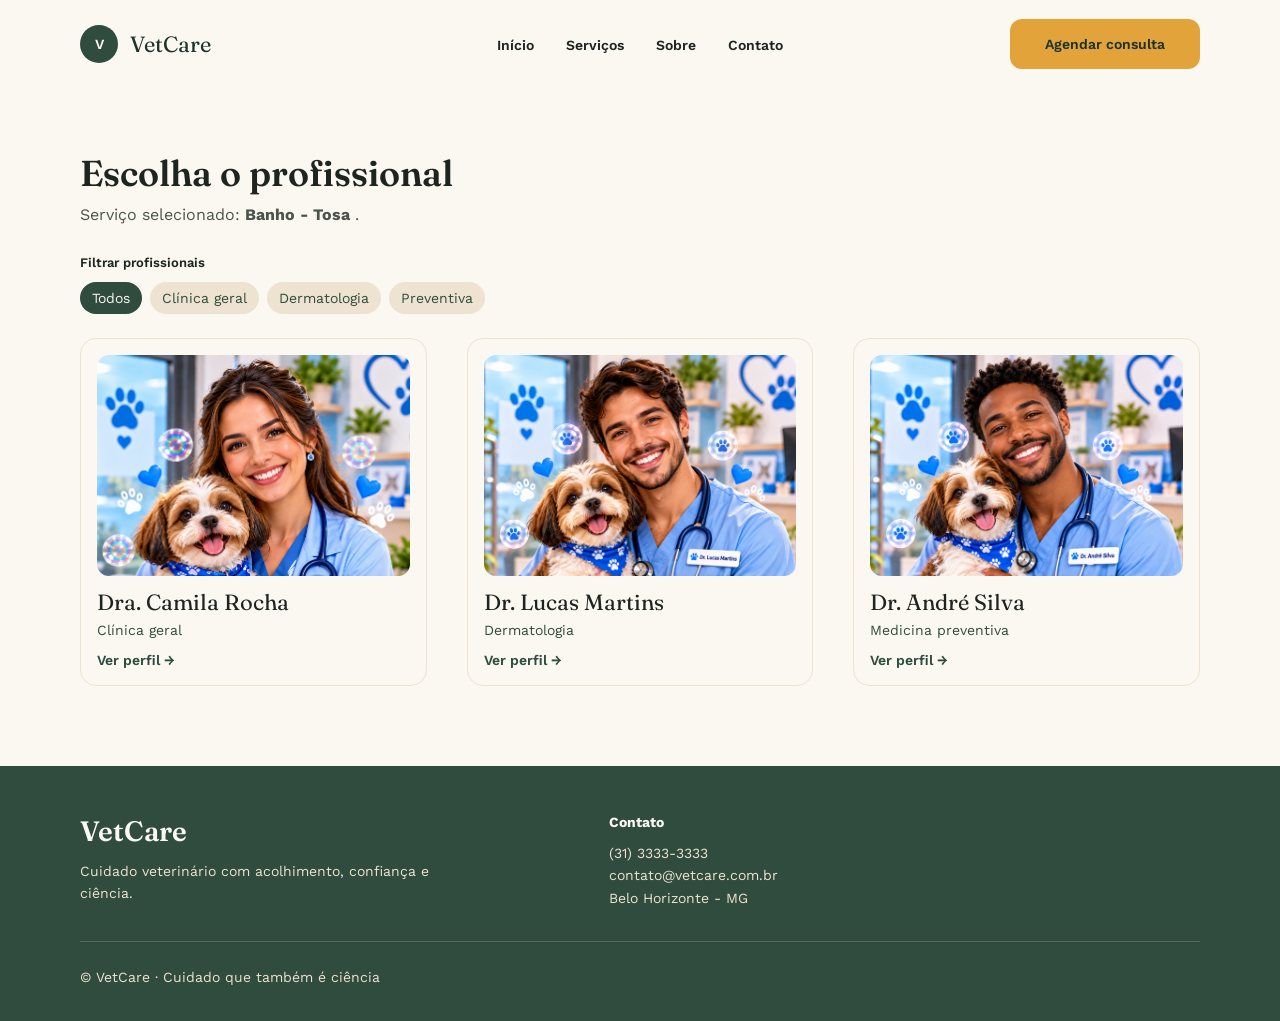
<file: Paginas/veterinarios.html>
<!DOCTYPE html>
<html lang="pt-BR">
	<head>
		<meta charset="UTF-8">
		<meta name="viewport" content="width=device-width, initial-scale=1.0">
		<title>VetCare | Veterinários</title>
		<link rel="preconnect" href="https://fonts.googleapis.com">
		<link rel="preconnect" href="https://fonts.gstatic.com" crossorigin>
		<link href="https://fonts.googleapis.com/css2?family=Fraunces:opsz,wght@9..144,400;9..144,600&amp;family=Work+Sans:wght@400;600&amp;display=swap" rel="stylesheet">
		<link rel="stylesheet" href="../Styles/Style.css">
		<link rel="stylesheet" href="../Styles/Global.css">
		<link rel="stylesheet" href="../Styles/Veterinarios.css">
	</head>
	<body class="pagina-veterinarios">
		<header class="cabecalho">
			<div class="cabecalho__conteudo">
				<a href="../index.html" class="logo">
					<span class="logo__simbolo">V</span>
					<span class="logo__nome">VetCare</span>
				</a>
				<input type="checkbox" id="menu-mobile" class="menu-mobile__controle">
				<label for="menu-mobile" class="menu-mobile__botao">
					<span></span>
					<span></span>
					<span></span>
				</label>
				<nav class="navegacao">
					<ul class="navegacao__lista">
						<li>
							<a href="../index.html" class="navegacao__link">Início</a>
						</li>
						<li>
							<a href="./servicos.html" class="navegacao__link">Serviços</a>
						</li>
						<li>
							<a href="./sobre.html" class="navegacao__link">Sobre</a>
						</li>
						<li>
							<a href="./contato.html" class="navegacao__link">Contato</a>
						</li>
					</ul>
					<a href="./servicos.html" class="botao botao--primario navegacao__cta">Agendar consulta</a>
				</nav>
				<a href="./servicos.html" class="botao botao--primario cabecalho__cta">Agendar consulta</a>
			</div>
		</header>
		<main>
			<div class="container profissionais-conteudo">
				<section id="banho-tosa" class="profissionais profissionais--padrao">
					<header class="pagina__cabecalho">
						<h1>Escolha o profissional</h1>
						<p>
							Serviço selecionado:
							<strong>Banho - Tosa</strong>
							.
						</p>
					</header>
					<fieldset class="filtro-profissionais">
						<legend>Filtrar profissionais</legend>
						<input type="radio" name="filtro-banho-tosa" id="banho-tosa-todos" checked>
						<input type="radio" name="filtro-banho-tosa" id="banho-tosa-clinica">
						<input type="radio" name="filtro-banho-tosa" id="banho-tosa-dermatologia">
						<input type="radio" name="filtro-banho-tosa" id="banho-tosa-preventiva">
						<div class="filtros">
							<label for="banho-tosa-todos">Todos</label>
							<label for="banho-tosa-clinica">Clínica geral</label>
							<label for="banho-tosa-dermatologia">Dermatologia</label>
							<label for="banho-tosa-preventiva">Preventiva</label>
						</div>
						<div class="profissionais-lista">
							<a href="./perfil-veterinario.html#banho-tosa--dra-camila-rocha" class="profissional-card profissional-card--clinica">
								<img src="../Assets/dra-camila-rocha.png" alt="Dra. Camila Rocha">
								<div>
									<h2>Dra. Camila Rocha</h2>
									<p>Clínica geral</p>
									<span>Ver perfil →</span>
								</div>
							</a>
							<a href="./perfil-veterinario.html#banho-tosa--dr-lucas-martins" class="profissional-card profissional-card--dermatologia">
								<img src="../Assets/dr-lucas-martins.png" alt="Dr. Lucas Martins">
								<div>
									<h2>Dr. Lucas Martins</h2>
									<p>Dermatologia</p>
									<span>Ver perfil →</span>
								</div>
							</a>
							<a href="./perfil-veterinario.html#banho-tosa--dr-andre-silva" class="profissional-card profissional-card--preventiva">
								<img src="../Assets/dr-andre-silva.png" alt="Dr. André Silva">
								<div>
									<h2>Dr. André Silva</h2>
									<p>Medicina preventiva</p>
									<span>Ver perfil →</span>
								</div>
							</a>
						</div>
					</fieldset>
				</section>
				<section id="vacinacao" class="profissionais">
					<header class="pagina__cabecalho">
						<h1>Escolha o profissional</h1>
						<p>
							Serviço selecionado:
							<strong>Vacinação</strong>
							.
						</p>
					</header>
					<fieldset class="filtro-profissionais">
						<legend>Filtrar profissionais</legend>
						<input type="radio" name="filtro-vacinacao" id="vacinacao-todos" checked>
						<input type="radio" name="filtro-vacinacao" id="vacinacao-clinica">
						<input type="radio" name="filtro-vacinacao" id="vacinacao-dermatologia">
						<input type="radio" name="filtro-vacinacao" id="vacinacao-preventiva">
						<div class="filtros">
							<label for="vacinacao-todos">Todos</label>
							<label for="vacinacao-clinica">Clínica geral</label>
							<label for="vacinacao-dermatologia">Dermatologia</label>
							<label for="vacinacao-preventiva">Preventiva</label>
						</div>
						<div class="profissionais-lista">
							<a href="./perfil-veterinario.html#vacinacao--dra-camila-rocha" class="profissional-card profissional-card--clinica">
								<img src="../Assets/dra-camila-rocha.png" alt="Dra. Camila Rocha">
								<div>
									<h2>Dra. Camila Rocha</h2>
									<p>Clínica geral</p>
									<span>Ver perfil →</span>
								</div>
							</a>
							<a href="./perfil-veterinario.html#vacinacao--dr-lucas-martins" class="profissional-card profissional-card--dermatologia">
								<img src="../Assets/dr-lucas-martins.png" alt="Dr. Lucas Martins">
								<div>
									<h2>Dr. Lucas Martins</h2>
									<p>Dermatologia</p>
									<span>Ver perfil →</span>
								</div>
							</a>
							<a href="./perfil-veterinario.html#vacinacao--dr-andre-silva" class="profissional-card profissional-card--preventiva">
								<img src="../Assets/dr-andre-silva.png" alt="Dr. André Silva">
								<div>
									<h2>Dr. André Silva</h2>
									<p>Medicina preventiva</p>
									<span>Ver perfil →</span>
								</div>
							</a>
						</div>
					</fieldset>
				</section>
				<section id="check-up" class="profissionais">
					<header class="pagina__cabecalho">
						<h1>Escolha o profissional</h1>
						<p>
							Serviço selecionado:
							<strong>Check-up</strong>
							.
						</p>
					</header>
					<fieldset class="filtro-profissionais">
						<legend>Filtrar profissionais</legend>
						<input type="radio" name="filtro-check-up" id="check-up-todos" checked>
						<input type="radio" name="filtro-check-up" id="check-up-clinica">
						<input type="radio" name="filtro-check-up" id="check-up-dermatologia">
						<input type="radio" name="filtro-check-up" id="check-up-preventiva">
						<div class="filtros">
							<label for="check-up-todos">Todos</label>
							<label for="check-up-clinica">Clínica geral</label>
							<label for="check-up-dermatologia">Dermatologia</label>
							<label for="check-up-preventiva">Preventiva</label>
						</div>
						<div class="profissionais-lista">
							<a href="./perfil-veterinario.html#check-up--dra-camila-rocha" class="profissional-card profissional-card--clinica">
								<img src="../Assets/dra-camila-rocha.png" alt="Dra. Camila Rocha">
								<div>
									<h2>Dra. Camila Rocha</h2>
									<p>Clínica geral</p>
									<span>Ver perfil →</span>
								</div>
							</a>
							<a href="./perfil-veterinario.html#check-up--dr-lucas-martins" class="profissional-card profissional-card--dermatologia">
								<img src="../Assets/dr-lucas-martins.png" alt="Dr. Lucas Martins">
								<div>
									<h2>Dr. Lucas Martins</h2>
									<p>Dermatologia</p>
									<span>Ver perfil →</span>
								</div>
							</a>
							<a href="./perfil-veterinario.html#check-up--dr-andre-silva" class="profissional-card profissional-card--preventiva">
								<img src="../Assets/dr-andre-silva.png" alt="Dr. André Silva">
								<div>
									<h2>Dr. André Silva</h2>
									<p>Medicina preventiva</p>
									<span>Ver perfil →</span>
								</div>
							</a>
						</div>
					</fieldset>
				</section>
			</div>
		</main>
		<footer class="rodape">
			<div class="container rodape__conteudo">
				<section class="rodape__marca">
					<h2>VetCare</h2>
					<p>Cuidado veterinário com acolhimento, confiança e ciência.</p>
				</section>
				<section class="rodape__contato">
					<h3>Contato</h3>
					<address>
						<p>(31) 3333-3333</p>
						<p>contato@vetcare.com.br</p>
						<p>Belo Horizonte - MG</p>
					</address>
				</section>
			</div>
			<div class="container rodape__inferior">
				<p>© VetCare · Cuidado que também é ciência</p>
			</div>
		</footer>
	</body>
</html>
</file>
<file: Styles/Style.css>
/* ========================================================= VETCARE - VARIÁVEIS E BASE ========================================================= */

:root{
    --cor-primaria:#2F4C3E;
    --cor-primaria-escura:#1F332A;
    --cor-secundaria:#EDE3D0;
    --cor-terciaria:#C1694F;
    --cor-acao:#E2A33B;
    --cor-fundo:#FBF8F2;
    --cor-texto:#1E2420;
    --cor-texto-secundario:#4A534C;
    --cor-sucesso:#4C8B6D;
    --cor-aviso:#D98E3B;
    --cor-erro:#B54B3A;
    --cor-informacao:#4A7C94;
    --fonte-titulo:"Fraunces",serif;
    --fonte-corpo:"Work Sans",sans-serif;
    --tamanho-display:48px;
    --tamanho-h1:36px;
    --tamanho-h2:28px;
    --tamanho-h3:22px;
    --tamanho-corpo:16px;
    --tamanho-pequeno:14px;
    --tamanho-botao:14px;
    --tamanho-label:13px;
    --raio-pequeno:12px;
    --raio-medio:16px;
    --raio-grande:24px;
}

*{
    margin:0;
    padding:0;
    box-sizing:border-box;
}

html{
    scroll-behavior:smooth;
}

body{
    min-height:100vh;
    background-color:var(--cor-fundo);
    color:var(--cor-texto);
    font-family:var(--fonte-corpo);
    display:flex;
    flex-direction:column;
}

main{
    flex:1;
}

img{
    width:100%;
    height:auto;
    display:block;
}

a{
    color:inherit;
    text-decoration:none;
}

ul{
    list-style:none;
}

input,textarea,button,select{
    font:inherit;
}

button{
    cursor:pointer;
}

.container{
    width:min(100% - 32px,1280px);
    margin:0 auto;
}

.badge{
    width:fit-content;
    padding:8px 12px;
    display:inline-flex;
    border-radius:999px;
    background-color:var(--cor-secundaria);
    color:var(--cor-primaria);
    font-size:var(--tamanho-pequeno);
}

.botao{
    min-height:50px;
    padding:0 24px;
    display:inline-flex;
    align-items:center;
    justify-content:center;
    border:0;
    border-radius:var(--raio-pequeno);
    font-size:var(--tamanho-botao);
    font-weight:600;
    transition:0.2s ease;
    cursor:pointer;
}

.botao--primario{
    background-color:var(--cor-acao);
    color:var(--cor-primaria-escura);
}

.botao--secundario{
    background-color:transparent;
    color:var(--cor-primaria);
    border:1px solid var(--cor-primaria);
}

.botao:hover{
    transform:translateY(-2px);
}

.pagina__cabecalho h1{
    font-family:var(--fonte-titulo);
    font-size:var(--tamanho-h1);
    font-weight:600;
    line-height:1.2;
}

.pagina__cabecalho p{
    margin-top:8px;
    color:var(--cor-texto-secundario);
    font-size:var(--tamanho-corpo);
    line-height:1.5;
}

.link-voltar{
    width:fit-content;
    color:var(--cor-primaria);
    font-size:var(--tamanho-botao);
    font-weight:600;
}
</file>
<file: Styles/Global.css>
/* =========================================================
   VETCARE - ELEMENTOS GLOBAIS
========================================================= */

.cabecalho{
    width:100%;
    position:relative;
    z-index:20;
    background-color:var(--cor-fundo);
}

.cabecalho__conteudo{
    min-height:72px;
    padding:0 16px;
    display:flex;
    align-items:center;
    justify-content:space-between;
}

.logo{
    display:flex;
    align-items:center;
    gap:8px;
}

.logo__simbolo{
    width:32px;
    height:32px;
    display:flex;
    align-items:center;
    justify-content:center;
    border-radius:50%;
    background-color:var(--cor-primaria);
    color:var(--cor-fundo);
    font-size:14px;
    font-weight:600;
}

.logo__nome{
    color:var(--cor-primaria-escura);
    font-family:var(--fonte-titulo);
    font-size:22px;
}

.menu-mobile__controle{
    display:none;
}

.menu-mobile__botao{
    width:44px;
    height:44px;
    display:flex;
    flex-direction:column;
    align-items:center;
    justify-content:center;
    gap:6px;
    border-radius:var(--raio-pequeno);
    background-color:var(--cor-secundaria);
    cursor:pointer;
}

.menu-mobile__botao span{
    width:20px;
    height:2px;
    border-radius:2px;
    background-color:var(--cor-primaria);
    transition:0.2s ease;
}

.navegacao{
    width:100%;
    padding:24px 16px;
    position:absolute;
    top:72px;
    left:0;
    display:none;
    flex-direction:column;
    gap:24px;
    background-color:var(--cor-fundo);
    border-top:1px solid var(--cor-secundaria);
}

.navegacao__lista{
    display:flex;
    flex-direction:column;
    gap:20px;
}

.navegacao__link{
    color:var(--cor-texto);
    font-size:15px;
    font-weight:600;
}

.navegacao__link--ativo{
    color:var(--cor-primaria);
}

.navegacao__cta{
    width:100%;
}

.cabecalho__cta{
    display:none;
}

.menu-mobile__controle:checked~.navegacao{
    display:flex;
}

.menu-mobile__controle:checked+.menu-mobile__botao span:nth-child(1){
    transform:translateY(8px) rotate(45deg);
}

.menu-mobile__controle:checked+.menu-mobile__botao span:nth-child(2){
    opacity:0;
}

.menu-mobile__controle:checked+.menu-mobile__botao span:nth-child(3){
    transform:translateY(-8px) rotate(-45deg);
}

.rodape{
    display:none;   
    bottom: 0;
}


/* =========================================================
   MOBILE - até 699px
========================================================= */

@media (max-width:699px){
    .container{
        width:min(100% - 32px,1280px);
    }

    .rodape{
        display:none;
    }
}


/* =========================================================
   TABLET - 700px até 999px
========================================================= */

@media (min-width:700px) and (max-width:999px){
    .container{
        width:min(100% - 64px,900px);
    }

    .cabecalho__conteudo{
        min-height:80px;
        padding:0 32px;
    }

    .logo{
        gap:10px;
    }

    .logo__simbolo{
        width:36px;
        height:36px;
    }

    .navegacao{
        top:80px;
        padding:28px 32px;
    }

    .navegacao__lista{
        display:flex;
        flex-direction:column;
        gap:20px;
    }

    .rodape{
        padding:40px 0 28px;
        display:block;
        background-color:var(--cor-primaria);
        color:var(--cor-fundo);
    }

    .rodape__conteudo{
        display:grid;
        grid-template-columns:1.4fr 1fr 1fr;
        gap:32px;
    }

    .rodape__marca h2{
        margin-bottom:12px;
        font-family:var(--fonte-titulo);
        font-size:28px;
    }

    .rodape__marca p,
    .rodape a,
    .rodape address,
    .rodape__inferior{
        color:var(--cor-secundaria);
        font-size:14px;
        line-height:1.6;
    }

    .rodape__navegacao h3,
    .rodape__contato h3{
        margin-bottom:12px;
        font-size:14px;
    }

    .rodape__navegacao ul{
        display:flex;
        flex-direction:column;
        gap:8px;
    }

    .rodape address{
        font-style:normal;
    }

    .rodape__inferior{
        margin-top:28px;
        padding-top:20px;
        border-top:1px solid rgba(237,227,208,0.2);
    }
}


/* =========================================================
   DESKTOP - 1000px ou mais
========================================================= */

@media (min-width:1000px){
    .container{
        width:min(100% - 160px,1280px);
    }

    .cabecalho{
        width:100%;
        background-color:var(--cor-fundo);
    }

    .cabecalho__conteudo{
        width:min(100% - 160px,1280px);
        min-height:88px;
        margin:0 auto;
        padding:0;
        display:grid;
        grid-template-columns:1fr auto 1fr;
        align-items:center;
    }

    .logo{
        display:flex;
        align-items:center;
        justify-self:start;
        gap:12px;
    }

    .logo__simbolo{
        width:38px;
        height:38px;
        display:flex;
        align-items:center;
        justify-content:center;
        border-radius:50%;
        background-color:var(--cor-primaria);
        color:var(--cor-fundo);
        font-size:14px;
        font-weight:600;
    }

    .logo__nome{
        color:var(--cor-primaria-escura);
        font-family:var(--fonte-titulo);
        font-size:22px;
    }

    .menu-mobile__controle,
    .menu-mobile__botao,
    .navegacao__cta{
        display:none;
    }

    .navegacao{
        width:auto;
        padding:0;
        position:static;
        display:flex;
        flex-direction:row;
        align-items:center;
        justify-content:center;
        gap:0;
        justify-self:center;
        background-color:transparent;
        border-top:none;
    }

    .navegacao__lista{
        display:flex;
        flex-direction:row;
        align-items:center;
        justify-content:center;
        gap:32px;
    }

    .navegacao__link{
        position:relative;
        color:var(--cor-texto);
        font-size:14px;
        font-weight:600;
    }

    .navegacao__link::after{
        content:"";
        width:0;
        height:2px;
        position:absolute;
        left:0;
        bottom:-8px;
        background-color:var(--cor-primaria);
        transition:0.2s ease;
    }

    .navegacao__link:hover::after,
    .navegacao__link--ativo::after{
        width:100%;
    }

    .cabecalho__cta{
        width:190px;
        display:inline-flex;
        justify-self:end;
    }

    .rodape{
        padding:48px 0 32px;
        display:block;
        background-color:var(--cor-primaria);
        color:var(--cor-fundo);
    }

    .rodape__conteudo{
        display:grid;
        grid-template-columns:1.5fr 0.7fr 1fr;
        gap:64px;
    }

    .rodape__marca{
        max-width:380px;
    }

    .rodape__marca h2{
        margin-bottom:12px;
        font-family:var(--fonte-titulo);
        font-size:28px;
        font-weight:600;
    }

    .rodape__marca p,
    .rodape a,
    .rodape address,
    .rodape__inferior{
        color:var(--cor-secundaria);
        font-size:14px;
        line-height:1.6;
    }

    .rodape__navegacao h3,
    .rodape__contato h3{
        margin-bottom:12px;
        font-size:14px;
    }

    .rodape__navegacao ul{
        display:flex;
        flex-direction:column;
        gap:8px;
    }

    .rodape address{
        font-style:normal;
    }

    .rodape__inferior{
        margin-top:32px;
        padding-top:24px;
        border-top:1px solid rgba(237,227,208,0.2);
    }
}
</file>
<file: Styles/Home.css>
/* =========================================================
   HOME - VETCARE
========================================================= */

.hero{
    padding:24px 0 40px;
}

.hero__conteudo{
    display:flex;
    flex-direction:column;
    gap:24px;
}

.hero__texto{
    display:flex;
    flex-direction:column;
    gap:16px;
}

.hero__texto h1{
    font-family:var(--fonte-titulo);
    font-size:36px;
    font-weight:600;
    line-height:1.2;
}

.hero__texto p{
    color:var(--cor-texto-secundario);
    font-size:16px;
    line-height:1.5;
}

.hero__acoes{
    display:flex;
    flex-direction: row;
    gap:12px;
}

.hero__acoes .botao{
    width:auto;
}

.hero__imagem{
    overflow:hidden;
    border-radius:var(--raio-grande);
}

.hero__imagem img{
    aspect-ratio:358/233;
    object-fit:cover;
}

.home-servicos,.home-profissionais{
    padding:40px 0;
}

.secao__cabecalho{
    margin-bottom:24px;
}

.secao__cabecalho h2{
    margin-bottom:8px;
    font-family:var(--fonte-titulo);
    font-size:28px;
    font-weight:600;
}

.secao__cabecalho p{
    color:var(--cor-texto-secundario);
    font-size:14px;
    line-height:1.5;
}

.carrossel{
    width:100%;
    overflow:hidden;
    border-radius:var(--raio-grande);
}

.carrossel__trilho{
    width:400%;
    display:flex;
}

.carrossel__slide{
    width:25%;
    position:relative;
    flex-shrink:0;
    overflow:hidden;
}

.carrossel__slide img{
    aspect-ratio:358/233;
    object-fit:cover;
}

.carrossel--servicos .carrossel__trilho{
    animation:carrosselServicos 16s infinite ease-in-out;
}

.carrossel--servicos .carrossel__slide>div{
    width:100%;
    padding:40px 20px 18px;
    position:absolute;
    left:0;
    bottom:0;
    color:var(--cor-fundo);
    background:linear-gradient(to top,rgba(31,51,42,0.9),transparent);
}

.carrossel--servicos h3{
    margin-top:4px;
    font-family:var(--fonte-titulo);
    font-size:24px;
}

.carrossel--profissionais .carrossel__trilho{
    animation:carrosselProfissionais 18s infinite ease-in-out;
}

.carrossel--profissionais .card-profissional{
    padding:16px;
    background-color:var(--cor-fundo);
    border:1px solid var(--cor-secundaria);
}

.carrossel--profissionais .card-profissional img{
    border-radius:var(--raio-pequeno);
}

.card-profissional div{
    padding-top:12px;
}

.card-profissional h3{
    font-family:var(--fonte-titulo);
    font-size:22px;
    font-weight:400;
}

.card-profissional p{
    margin-top:6px;
    color:var(--cor-primaria);
    font-size:14px;
}

.home-servicos__grade,.home-profissionais__grade{
    display:none;
}

.home-cta{
    padding:40px 0 56px;
}

.home-cta__conteudo{
    padding:24px;
    display:flex;
    flex-direction:column;
    gap:20px;
    border-radius:var(--raio-grande);
    background-color:var(--cor-secundaria);
}

.home-cta h2{
    margin-bottom:8px;
    font-family:var(--fonte-titulo);
    font-size:28px;
}

.home-cta p{
    color:var(--cor-texto-secundario);
    line-height:1.5;
}

@keyframes carrosselServicos{
    0%,20%{
        transform:translateX(0);
    }

    27%,47%{
        transform:translateX(-25%);
    }

    54%,74%{
        transform:translateX(-50%);
    }

    81%,100%{
        transform:translateX(-75%);
    }

}

@keyframes carrosselProfissionais{
    0%,20%{
        transform:translateX(0);
    }

    27%,47%{
        transform:translateX(-25%);
    }

    54%,74%{
        transform:translateX(-50%);
    }

    81%,100%{
        transform:translateX(-75%);
    }

}

/* =========================================================
   MOBILE - até 699px
========================================================= */

@media (max-width:699px){
    .hero__acoes .botao{
        width:100%;
    }
}

/* =========================================================
   TABLET - 700px até 999px
========================================================= */

@media (min-width:700px) and (max-width:999px){
    .hero{
        padding:48px 0;
    }

    .hero__conteudo{
        gap:32px;
    }

    .hero__texto{
        gap:20px;
    }

    .hero__texto h1{
        max-width:620px;
        font-size:42px;
    }

    .hero__acoes{
        flex-direction:row;
        gap:16px;
    }

    .hero__acoes .botao{
        width:auto;
    }

    .hero__imagem img{
        aspect-ratio:16/9;
    }

    .home-servicos,.home-profissionais{
        padding:48px 0;
    }

    .carrossel{
        display:none;
    }

    .home-servicos__grade,.home-profissionais__grade{
        display:grid;
        grid-template-columns:repeat(2,1fr);
        gap:24px;
    }

    .card-servico,.card-profissional{
        overflow:hidden;
        border:1px solid var(--cor-secundaria);
        border-radius:var(--raio-medio);
        background-color:var(--cor-fundo);
    }

    .card-servico{
        padding:20px;
    }

    .card-profissional{
        padding:16px;
    }

    .card-profissional img{
        aspect-ratio:16/10;
        object-fit:cover;
        border-radius:var(--raio-pequeno);
    }

    .card-servico h3,.card-profissional h3{
        font-family:var(--fonte-titulo);
        font-size:22px;
        font-weight:400;
    }

    .card-servico span{
        margin:10px 0;
        display:block;
        color:var(--cor-terciaria);
        font-size:13px;
        font-weight:600;
    }

    .card-servico p{
        margin-bottom:16px;
        color:var(--cor-texto-secundario);
        line-height:1.5;
    }

    .card-servico a{
        color:var(--cor-primaria);
        font-size:14px;
        font-weight:600;
    }

    .card-profissional div{
        padding-top:12px;
    }

    .card-profissional p{
        margin-top:6px;
        color:var(--cor-primaria);
        font-size:14px;
    }

    .home-cta{
        padding:48px 0 64px;
    }

    .home-cta__conteudo{
        padding:32px;
        flex-direction:row;
        align-items:center;
        justify-content:space-between;
        gap:32px;
    }

    .home-cta__conteudo .botao{
        flex-shrink:0;
    }
}

/* =========================================================
   DESKTOP - 1000px ou mais
========================================================= */

@media (min-width:1000px){
    .hero{
        padding:64px 0;
    }

    .hero__conteudo{
        display:grid;
        grid-template-columns:1fr 1fr;
        align-items:center;
        gap:40px;
    }

    .hero__texto{
        display:flex;
        flex-direction:column;
        align-items:flex-start;
        gap:24px;
    }

    .hero__texto h1{
        max-width:620px;
        font-family:var(--fonte-titulo);
        font-size:48px;
        font-weight:600;
        line-height:1.2;
    }

    .hero__texto p{
        max-width:540px;
        color:var(--cor-texto-secundario);
        line-height:1.5;
    }

    .hero__acoes{
        display:flex;
        gap:16px;
    }

    .hero__imagem{
        overflow:hidden;
        border-radius:var(--raio-grande);
    }

    .hero__imagem img{
        aspect-ratio:620/430;
        object-fit:cover;
    }

    .home-servicos,.home-profissionais{
        padding:64px 0;
    }

    .secao__cabecalho{
        margin-bottom:32px;
    }

    .secao__cabecalho h2{
        margin-bottom:8px;
        font-family:var(--fonte-titulo);
        font-size:28px;
        font-weight:600;
    }

    .secao__cabecalho p{
        color:var(--cor-texto-secundario);
    }

    .carrossel{
        display:none;
    }

    .home-servicos__grade,.home-profissionais__grade{
        display:grid;
        grid-template-columns:repeat(3,1fr);
        gap:40px;
    }

    .card-servico,.card-profissional{
        overflow:hidden;
        border:1px solid var(--cor-secundaria);
        border-radius:var(--raio-medio);
        background-color:var(--cor-fundo);
        transition:0.2s ease;
    }

    .card-servico{
        padding:24px;
    }

    .card-servico:hover,.card-profissional:hover{
        transform:translateY(-4px);
    }

    .card-servico h3,.card-profissional h3{
        font-family:var(--fonte-titulo);
        font-size:22px;
        font-weight:400;
    }

    .card-servico span{
        margin:12px 0;
        display:block;
        color:var(--cor-terciaria);
        font-size:13px;
        font-weight:600;
    }

    .card-servico p{
        margin-bottom:16px;
        color:var(--cor-texto-secundario);
        line-height:1.5;
    }

    .card-servico a{
        color:var(--cor-primaria);
        font-size:14px;
        font-weight:600;
    }

    .card-profissional{
        padding:16px;
    }

    .card-profissional img{
        aspect-ratio:368/260;
        object-fit:cover;
        border-radius:var(--raio-pequeno);
    }

    .card-profissional div{
        padding-top:12px;
    }

    .card-profissional p{
        margin-top:6px;
        color:var(--cor-primaria);
        font-size:14px;
    }

    .home-cta{
        padding:64px 0 80px;
    }

    .home-cta__conteudo{
        padding:40px;
        display:flex;
        align-items:center;
        justify-content:space-between;
        gap:40px;
        border-radius:var(--raio-grande);
        background-color:var(--cor-secundaria);
    }

    .home-cta h2{
        margin-bottom:8px;
        font-family:var(--fonte-titulo);
        font-size:28px;
    }

    .home-cta p{
        color:var(--cor-texto-secundario);
    }
}
</file>
<file: Styles/Agendamento.css>
/* =========================================================
   AGENDAMENTO - VETCARE
========================================================= */

.agendamento-conteudo{
    padding-top:32px;
    padding-bottom:56px;
}

.agendamento{
    display:none;
}

.agendamento--padrao{
    display:block;
}

.agendamento:target{
    display:block;
}

.pagina-agendamento:has(.agendamento:target) .agendamento--padrao:not(:target){
    display:none;
}


/* =========================================================
   CONTROLE
========================================================= */

.agendamento__controle{
    display:none;
}


/* =========================================================
   CABEÇALHO
========================================================= */

.agendamento__cabecalho--confirmacao{
    display:none;
}


/* =========================================================
   ESCOLHAS
========================================================= */

.agendamento__escolhas{
    margin-top:24px;
    padding:20px;
    border-radius:var(--raio-medio);
    background-color:var(--cor-secundaria);
}

.agendamento__escolhas h2{
    margin-bottom:10px;
    font-family:var(--fonte-titulo);
    font-size:22px;
}

.agendamento__escolhas p+p{
    margin-top:6px;
}


/* =========================================================
   FORM
========================================================= */

.agendamento__formulario{
    margin-top:24px;
    display:flex;
    flex-direction:column;
    gap:16px;
}

.agendamento__linha{
    display:grid;
    grid-template-columns:1fr;
    gap:16px;
}

.agendamento__formulario label{
    display:flex;
    flex-direction:column;
    gap:8px;
    color:var(--cor-texto);
    font-size:13px;
    font-weight:600;
}

.agendamento__formulario input,
.agendamento__formulario textarea{
    width:100%;
    padding:14px 16px;
    border:1px solid var(--cor-secundaria);
    border-radius:var(--raio-pequeno);
    outline:none;
    background-color:var(--cor-fundo);
    color:var(--cor-texto);
    font-family:var(--fonte-corpo);
    font-size:14px;
    font-weight:400;
}

.agendamento__formulario input:focus,
.agendamento__formulario textarea:focus{
    border-color:var(--cor-primaria);
}

.agendamento__formulario textarea{
    resize:vertical;
}


/* =========================================================
   AÇÕES
========================================================= */

.agendamento__acoes{
    margin-top:24px;
    display:flex;
    flex-direction:column;
    gap:12px;
}

.agendamento__acoes .botao{
    width:100%;
}

.agendamento__acoes--confirmacao{
    display:none;
}


/* =========================================================
   MODO CONFIRMAÇÃO
========================================================= */

.agendamento__controle:checked~.agendamento__cabecalho--normal{
    display:none;
}

.agendamento__controle:checked~.agendamento__cabecalho--confirmacao{
    display:block;
}

.agendamento__controle:checked~.agendamento__acoes--normal{
    display:none;
}

.agendamento__controle:checked~.agendamento__acoes--confirmacao{
    display:flex;
}


/* Formulário passa a parecer um resumo */

.agendamento__controle:checked~.agendamento__formulario{
    padding:20px;
    gap:20px;
    border:1px solid var(--cor-secundaria);
    border-radius:var(--raio-medio);
    background-color:var(--cor-fundo);
}

.agendamento__controle:checked~.agendamento__formulario label{
    gap:6px;
    color:var(--cor-texto-secundario);
    font-size:13px;
}

.agendamento__controle:checked~.agendamento__formulario input,
.agendamento__controle:checked~.agendamento__formulario textarea{
    padding:0;
    border:0;
    border-radius:0;
    outline:none;
    background-color:transparent;
    color:var(--cor-texto);
    font-size:15px;
    font-weight:600;
    pointer-events:none;
}

.agendamento__controle:checked~.agendamento__formulario textarea{
    min-height:24px;
    resize:none;
}

.agendamento__controle:checked~.agendamento__formulario input::-webkit-calendar-picker-indicator{
    display:none;
}


/* =========================================================
   MOBILE - até 699px
========================================================= */

@media (max-width:699px){
    .agendamento-conteudo{
        width:calc(100% - 32px);
        min-width:0;
        margin:0 auto;
    }

    .agendamento{
        min-width:0;
    }

    .agendamento__linha{
        grid-template-columns:1fr;
    }

    .agendamento__formulario{
        min-width:0;
    }

    .agendamento__formulario input,
    .agendamento__formulario textarea{
        min-width:0;
        box-sizing:border-box;
    }
}


/* =========================================================
   TABLET - 700px até 999px
========================================================= */

@media (min-width:700px) and (max-width:999px){
    .agendamento-conteudo{
        max-width:860px;
        padding-top:48px;
        padding-bottom:64px;
    }

    .agendamento__linha{
        grid-template-columns:1fr 1fr;
        gap:24px;
    }

    .agendamento__acoes{
        flex-direction:row;
    }

    .agendamento__acoes .botao{
        width:auto;
    }

    .agendamento__controle:checked~.agendamento__formulario{
        padding:28px;
    }
}


/* =========================================================
   DESKTOP - 1000px ou mais
========================================================= */

@media (min-width:1000px){
    .agendamento-conteudo{
        max-width:980px;
        padding-top:64px;
        padding-bottom:80px;
    }

    .agendamento__linha{
        grid-template-columns:1fr 1fr;
        gap:40px;
    }

    .agendamento__acoes{
        flex-direction:row;
    }

    .agendamento__acoes .botao{
        width:auto;
    }

    .agendamento__controle:checked~.agendamento__formulario{
        padding:32px;
    }
}
</file>
<file: Styles/Contato.css>
/* =========================================================
   CONTATO - VETCARE
========================================================= */

.pagina-contato{
    padding:32px 0 56px;
}

.contato-conteudo{
    display:flex;
    flex-direction:column;
    gap:28px;
}

.contato-informacoes{
    display:grid;
    grid-template-columns:1fr;
    gap:12px;
}

.contato-informacoes article{
    padding:20px;
    border:1px solid var(--cor-secundaria);
    border-radius:var(--raio-medio);
}

.contato-informacoes h2{
    margin-bottom:8px;
    font-family:var(--fonte-titulo);
    font-size:22px;
}

.contato-informacoes p{
    color:var(--cor-texto-secundario);
}

.contato-principal{
    display:flex;
    flex-direction:column;
    gap:24px;
}

.contato-principal figure{
    overflow:hidden;
    border-radius:var(--raio-grande);
}

.contato-principal img{
    aspect-ratio:358/250;
    object-fit:cover;
}

.contato-principal form{
    display:flex;
    flex-direction:column;
    gap:16px;
}

.contato-principal label{
    display:flex;
    flex-direction:column;
    gap:8px;
    font-size:13px;
    font-weight:600;
}

.contato-principal input,.contato-principal textarea{
    padding:14px 16px;
    border:1px solid var(--cor-secundaria);
    border-radius:var(--raio-pequeno);
    outline:none;
    background-color:var(--cor-fundo);
}

.contato-principal input:focus,.contato-principal textarea:focus{
    border-color:var(--cor-primaria);
}

/* =========================================================
   MOBILE - até 699px
========================================================= */

@media (max-width:699px){
    .contato-informacoes{
        grid-template-columns:1fr;
    }
}

/* =========================================================
   TABLET - 700px até 999px
========================================================= */

@media (min-width:700px) and (max-width:999px){
    .pagina-contato{
        padding:48px 0 64px;
    }

    .contato-conteudo{
        gap:32px;
    }

    .contato-informacoes{
        grid-template-columns:repeat(3,1fr);
        gap:20px;
    }

    .contato-principal{
        display:grid;
        grid-template-columns:1fr 1fr;
        gap:32px;
        align-items:start;
    }

    .contato-principal img{
        aspect-ratio:4/3;
    }
}

/* =========================================================
   DESKTOP - 1000px ou mais
========================================================= */

@media (min-width:1000px){
    .pagina-contato{
        padding:64px 0 80px;
    }

    .contato-conteudo{
        gap:40px;
    }

    .contato-informacoes{
        grid-template-columns:repeat(3,1fr);
        gap:40px;
    }

    .contato-principal{
        display:grid;
        grid-template-columns:1fr 1fr;
        gap:40px;
        align-items:start;
    }

    .contato-principal img{
        aspect-ratio:620/440;
    }
}
</file>
<file: Styles/DetalhesServico.css>
/* =========================================================
   DETALHESSERVICO - VETCARE
========================================================= */

.detalhes-conteudo{
    padding-top:32px;
    padding-bottom:56px;
}

.detalhe{
    display:none;
}

.detalhe--padrao{
    display:block;
}

.detalhe:target{
    display:block;
}

.pagina-detalhes:has(.detalhe:target) .detalhe--padrao:not(:target){
    display:none;
}

.detalhe__topo{
    margin-top:24px;
    display:flex;
    flex-direction:column;
    gap:24px;
}

.detalhe__topo figure{
    overflow:hidden;
    border-radius:var(--raio-grande);
}

.detalhe__topo img{
    aspect-ratio:358/233;
    object-fit:cover;
}

.detalhe__texto{
    display:flex;
    flex-direction:column;
    align-items:flex-start;
    gap:16px;
}

.detalhe__texto h1{
    font-family:var(--fonte-titulo);
    font-size:36px;
    font-weight:600;
}

.detalhe__texto>p,.detalhe__descricao p{
    color:var(--cor-texto-secundario);
    line-height:1.5;
}

.detalhe__informacoes{
    width:100%;
    display:grid;
    grid-template-columns:1fr 1fr;
    gap:12px;
}

.detalhe__informacoes article{
    padding:12px;
    display:flex;
    flex-direction:column;
    gap:6px;
    border-radius:var(--raio-pequeno);
    background-color:var(--cor-secundaria);
}

.detalhe__informacoes span{
    color:var(--cor-texto-secundario);
    font-size:13px;
    font-weight:600;
}

.detalhe__informacoes strong{
    color:var(--cor-primaria);
    font-size:16px;
    font-weight:400;
}

.detalhe__descricao{
    margin-top:40px;
}

.detalhe__descricao h2{
    margin-bottom:12px;
    font-family:var(--fonte-titulo);
    font-size:28px;
}

/* =========================================================
   MOBILE - até 699px
========================================================= */

@media (max-width:699px){
    .detalhe__topo{
        grid-template-columns:1fr;
    }
}

/* =========================================================
   TABLET - 700px até 999px
========================================================= */

@media (min-width:700px) and (max-width:999px){
    .detalhes-conteudo{
        padding-top:48px;
        padding-bottom:64px;
    }

    .detalhe__topo{
        margin-top:32px;
        display:grid;
        grid-template-columns:minmax(280px,0.9fr) 1.1fr;
        gap:32px;
        align-items:center;
    }

    .detalhe__topo img{
        aspect-ratio:4/3;
    }

    .detalhe__descricao{
        margin-top:48px;
    }
}

/* =========================================================
   DESKTOP - 1000px ou mais
========================================================= */

@media (min-width:1000px){
    .detalhes-conteudo{
        padding-top:64px;
        padding-bottom:80px;
    }

    .detalhe__topo{
        margin-top:32px;
        display:grid;
        grid-template-columns:1fr 1fr;
        gap:40px;
        align-items:center;
    }

    .detalhe__topo img{
        aspect-ratio:620/430;
    }

    .detalhe__descricao{
        max-width:900px;
        margin-top:64px;
    }
}
</file>
<file: Styles/PerfilVeterinario.css>
/* =========================================================
   PERFILVETERINARIO - VETCARE
========================================================= */

.perfil-conteudo{
    padding-top:32px;
    padding-bottom:56px;
}

.perfil{
    display:none;
}

.perfil--padrao{
    display:block;
}

.perfil:target{
    display:block;
}

.pagina-perfil:has(.perfil:target) .perfil--padrao:not(:target){
    display:none;
}

.perfil__topo{
    margin-top:24px;
    display:flex;
    flex-direction:column;
    gap:24px;
}

.perfil__topo figure{
    overflow:hidden;
    border-radius:var(--raio-grande);
}

.perfil__topo img{
    aspect-ratio:358/330;
    object-fit:cover;
}

.perfil__texto{
    display:flex;
    flex-direction:column;
    align-items:flex-start;
    gap:16px;
}

.perfil__texto h1{
    font-family:var(--fonte-titulo);
    font-size:36px;
    font-weight:600;
}

.perfil__texto>p{
    color:var(--cor-texto-secundario);
    line-height:1.5;
}

.perfil__crmv{
    width:100%;
    padding:16px;
    display:flex;
    flex-direction:column;
    gap:6px;
    border:1px solid var(--cor-secundaria);
    border-radius:var(--raio-medio);
}

.perfil__crmv span{
    color:var(--cor-texto-secundario);
    font-size:13px;
    font-weight:600;
}

.perfil__detalhes{
    margin-top:40px;
    display:grid;
    grid-template-columns:1fr;
    gap:16px;
}

.perfil__detalhes article{
    padding:20px;
    border:1px solid var(--cor-secundaria);
    border-radius:var(--raio-medio);
}

.perfil__detalhes h2{
    margin-bottom:8px;
    font-family:var(--fonte-titulo);
    font-size:22px;
}

.perfil__detalhes p{
    color:var(--cor-texto-secundario);
    line-height:1.5;
}

/* =========================================================
   MOBILE - até 699px
========================================================= */

@media (max-width:699px){
    .perfil__topo{
        grid-template-columns:1fr;
    }

    .botao--primario{
        width:100%;
    }
}

/* =========================================================
   TABLET - 700px até 999px
========================================================= */

@media (min-width:700px) and (max-width:999px){
    .perfil-conteudo{
        padding-top:48px;
        padding-bottom:64px;
    }

    .perfil__topo{
        margin-top:32px;
        display:grid;
        grid-template-columns:300px 1fr;
        gap:32px;
        align-items:center;
    }

    .perfil__topo img{
        aspect-ratio:4/5;
    }

    .perfil__detalhes{
        margin-top:48px;
        grid-template-columns:repeat(2,1fr);
        gap:24px;
    }
}

/* =========================================================
   DESKTOP - 1000px ou mais
========================================================= */

@media (min-width:1000px){
    .perfil-conteudo{
        padding-top:64px;
        padding-bottom:80px;
    }

    .perfil__topo{
        margin-top:32px;
        display:grid;
        grid-template-columns:500px 1fr;
        gap:40px;
        align-items:center;
    }

    .perfil__topo img{
        aspect-ratio:500/520;
    }

    .perfil__detalhes{
        margin-top:64px;
        grid-template-columns:repeat(2,1fr);
        gap:40px;
    }
}
</file>
<file: Styles/Servicos.css>
/* =========================================================
   SERVICOS - VETCARE
========================================================= */

.pagina-servicos{
    padding:32px 0 56px;
}

.servicos-conteudo{
    display:flex;
    flex-direction:column;
    gap:28px;
}

.filtro-servicos legend{
    margin-bottom:12px;
    font-size:13px;
    font-weight:600;
}

.filtro-servicos{
    width:auto;
    padding:0;
    border:0;

}

.filtro-servicos>input{
    display:none;
}

.filtros{
    width:100%;
    margin-bottom:24px;
    display:flex;
    gap:8px;
}

.filtros label{
    min-width:max-content;
    padding:8px 12px;
    border-radius:999px;
    background-color:var(--cor-secundaria);
    color:var(--cor-primaria);
    font-size:14px;
    cursor:pointer;
    transition:0.2s ease;
}

#todos:checked~.filtros label[for="todos"],#higiene:checked~.filtros label[for="higiene"],#prevencao:checked~.filtros label[for="prevencao"],#acompanhamento:checked~.filtros label[for="acompanhamento"]{
    background-color:var(--cor-primaria);
    color:var(--cor-fundo);
}

.servicos-lista{
    display:flex;
    flex-direction:column;
    gap:16px;
}

.servico-card{
    overflow:hidden;
    border:1px solid var(--cor-secundaria);
    border-radius:var(--raio-medio);
    background-color:var(--cor-fundo);
}

.servico-card div{
    padding:20px;
}

.servico-card h2{
    font-family:var(--fonte-titulo);
    font-size:22px;
    font-weight:400;
}

.servico-card span{
    margin:8px 0;
    display:block;
    color:var(--cor-terciaria);
    font-size:13px;
    font-weight:600;
}

.servico-card p{
    margin-bottom:16px;
    color:var(--cor-texto-secundario);
    line-height:1.5;
}

.servico-card a{
    color:var(--cor-primaria);
    font-size:14px;
    font-weight:600;
}

#higiene:checked~.servicos-lista .servico-card:not(.servico-card--higiene),#prevencao:checked~.servicos-lista .servico-card:not(.servico-card--prevencao),#acompanhamento:checked~.servicos-lista .servico-card:not(.servico-card--acompanhamento){
    display:none;
}

/* =========================================================
   MOBILE - até 699px
========================================================= */

@media (max-width:699px){
    .servicos-conteudo{
        min-width:0;
    }

    .filtro-servicos{
        width:100%;
        min-width:0;
        padding:0;
        border:0;
        box-sizing:border-box;
    }

    .filtros{
        width:calc(100% + 16px);
        margin-right:-16px;
        display:flex;
        gap:8px;
        overflow-x:auto;
        white-space:nowrap;
        scrollbar-width:none;
    }

    .filtros::-webkit-scrollbar{
        display:none;
    }

    .filtros label{
        flex:0 0 auto;
        min-width:max-content;
    }

    .servicos-lista{
        width:100%;
        min-width:0;
    }

    .servico-card{
        width:100%;
        min-width:0;
        box-sizing:border-box;
    }
}

/* =========================================================
   DESKTOP - 1000px ou mais
========================================================= */

@media (min-width:1000px){
    .pagina-servicos{
            padding:64px 0 80px;
        }

        .servicos-conteudo{
            gap:40px;
        }

        .filtros{
            overflow:visible;
        }

        .servicos-lista{
            display:grid;
            grid-template-columns:repeat(3,1fr);
            gap:40px;
        }

}
</file>
<file: Styles/Sobre.css>
/* =========================================================
   SOBRE - VETCARE
========================================================= */

.pagina-sobre{
    padding:32px 0 56px;
}

.sobre-intro{
    display:flex;
    flex-direction:column;
    gap:24px;
}

.sobre-intro figure,.sobre-estrutura figure{
    overflow:hidden;
    border-radius:var(--raio-grande);
}

.sobre-intro img,.sobre-estrutura img{
    aspect-ratio:358/240;
    object-fit:cover;
}

.sobre-intro div{
    display:flex;
    flex-direction:column;
    align-items:flex-start;
    gap:16px;
}

.sobre-intro h1{
    font-family:var(--fonte-titulo);
    font-size:36px;
    font-weight:600;
}

.sobre-intro p,.sobre-historia p,.sobre-valores p,.sobre-estrutura p{
    color:var(--cor-texto-secundario);
    line-height:1.5;
}

.sobre-historia,.sobre-valores,.sobre-estrutura{
    padding-top:40px;
}

.sobre-historia h2,.sobre-valores h2,.sobre-estrutura h2{
    margin-bottom:10px;
    font-family:var(--fonte-titulo);
    font-size:28px;
}

.sobre-valores>div{
    margin-top:24px;
    display:grid;
    grid-template-columns:1fr;
    gap:16px;
}

.sobre-valores article{
    padding:20px;
    border:1px solid var(--cor-secundaria);
    border-radius:var(--raio-medio);
}

.sobre-valores h3{
    margin-bottom:8px;
    font-family:var(--fonte-titulo);
    font-size:22px;
}

.sobre-estrutura figure{
    margin-top:24px;
}

/* =========================================================
   MOBILE - até 699px
========================================================= */

@media (max-width:699px){
    .sobre-intro{
        grid-template-columns:1fr;
    }
}

/* =========================================================
   TABLET - 700px até 999px
========================================================= */

@media (min-width:700px) and (max-width:999px){
    .pagina-sobre{
        padding:48px 0 64px;
    }

    .sobre-intro{
        display:grid;
        grid-template-columns:1fr 1fr;
        gap:32px;
        align-items:center;
    }

    .sobre-intro img{
        aspect-ratio:4/3;
    }

    .sobre-historia,.sobre-valores,.sobre-estrutura{
        padding-top:48px;
    }

    .sobre-valores>div{
        grid-template-columns:repeat(3,1fr);
        gap:20px;
    }

    .sobre-estrutura img{
        aspect-ratio:16/6;
    }
}

/* =========================================================
   DESKTOP - 1000px ou mais
========================================================= */

@media (min-width:1000px){
    .pagina-sobre{
        padding:64px 0 80px;
    }

    .sobre-intro{
        display:grid;
        grid-template-columns:1fr 1fr;
        gap:40px;
        align-items:center;
    }

    .sobre-intro img{
        aspect-ratio:620/420;
    }

    .sobre-historia,.sobre-valores,.sobre-estrutura{
        padding-top:64px;
    }

    .sobre-valores>div{
        grid-template-columns:repeat(3,1fr);
        gap:40px;
    }

    .sobre-estrutura img{
        aspect-ratio:1280/420;
    }
}
</file>
<file: Styles/Veterinarios.css>
/* =========================================================
   VETERINARIOS - VETCARE
========================================================= */

.profissionais-conteudo{
    padding-top:32px;
    padding-bottom:56px;
}

.profissionais{
    display:none;
}

.profissionais--padrao{
    display:block;
}

.profissionais:target{
    display:block;
}

.pagina-veterinarios:has(.profissionais:target) .profissionais--padrao:not(:target){
    display:none;
}

.filtro-profissionais{
    margin-top:28px;
    border:0;
}

.filtro-profissionais legend{
    margin-bottom:12px;
    font-size:13px;
    font-weight:600;
}

.filtro-profissionais>input{
    display:none;
}

.filtros{
    margin-bottom:24px;
    display:flex;
    gap:8px;
    overflow-x:auto;
}

.filtros label{
    min-width:max-content;
    padding:8px 12px;
    border-radius:999px;
    background-color:var(--cor-secundaria);
    color:var(--cor-primaria);
    font-size:14px;
    cursor:pointer;
}

.profissionais-lista{
    display:flex;
    flex-direction:column;
    gap:16px;
}

.profissional-card{
    padding:16px;
    display:block;
    border:1px solid var(--cor-secundaria);
    border-radius:var(--raio-medio);
    background-color:var(--cor-fundo);
}

.profissional-card img{
    aspect-ratio:326/190;
    object-fit:cover;
    border-radius:var(--raio-pequeno);
}

.profissional-card div{
    padding-top:12px;
}

.profissional-card h2{
    font-family:var(--fonte-titulo);
    font-size:22px;
    font-weight:400;
}

.profissional-card p{
    margin:6px 0 12px;
    color:var(--cor-primaria);
    font-size:14px;
}

.profissional-card span{
    color:var(--cor-primaria);
    font-size:14px;
    font-weight:600;
}

input[id$="-clinica"]:checked~.profissionais-lista .profissional-card:not(.profissional-card--clinica),input[id$="-dermatologia"]:checked~.profissionais-lista .profissional-card:not(.profissional-card--dermatologia),input[id$="-preventiva"]:checked~.profissionais-lista .profissional-card:not(.profissional-card--preventiva){
    display:none;
}

input[id$="-todos"]:checked~.filtros label[for$="-todos"],input[id$="-clinica"]:checked~.filtros label[for$="-clinica"],input[id$="-dermatologia"]:checked~.filtros label[for$="-dermatologia"],input[id$="-preventiva"]:checked~.filtros label[for$="-preventiva"]{
    background-color:var(--cor-primaria);
    color:var(--cor-fundo);
}

/* =========================================================
   MOBILE - até 699px
========================================================= */

@media (max-width:699px){
    .profissionais-conteudo{
        width:calc(100% - 32px);
        min-width:0;
        margin:0 auto;
        padding-top:32px;
        padding-bottom:56px;
    }

    .filtro-profissionais{
        width:100%;
        min-width:0;
        padding:0;
        border:0;
    }

    .filtros{
        width:calc(100% + 16px);
        max-width:none;
        margin-right:-16px;
        margin-bottom:24px;
        display:flex;
        gap:8px;
        overflow-x:auto;
        white-space:nowrap;
        scrollbar-width:none;
    }

    .filtros::-webkit-scrollbar{
        display:none;
    }

    .filtros label{
        flex:0 0 auto;
        min-width:max-content;
    }

    .profissionais-lista{
        width:100%;
        min-width:0;
        display:flex;
        flex-direction:column;
        gap:16px;
    }

    .profissional-card{
        width:100%;
        min-width:0;
        box-sizing:border-box;
    }

    .profissional-card img{
        width:100%;
        aspect-ratio:326/190;
        object-fit:cover;
    }
}

/* =========================================================
   DESKTOP - 1000px ou mais
========================================================= */

@media (min-width:1000px){
    .profissionais-conteudo{
        padding-top:64px;
        padding-bottom:80px;
    }

    .filtros{
        overflow:visible;
    }

    .profissionais-lista{
        display:grid;
        grid-template-columns:repeat(3,1fr);
        gap:40px;
    }

    .profissional-card{
        transition:0.2s ease;
    }

    .profissional-card:hover{
        transform:translateY(-4px);
    }

    .profissional-card img{
        aspect-ratio:368/260;
    }
}
</file>
